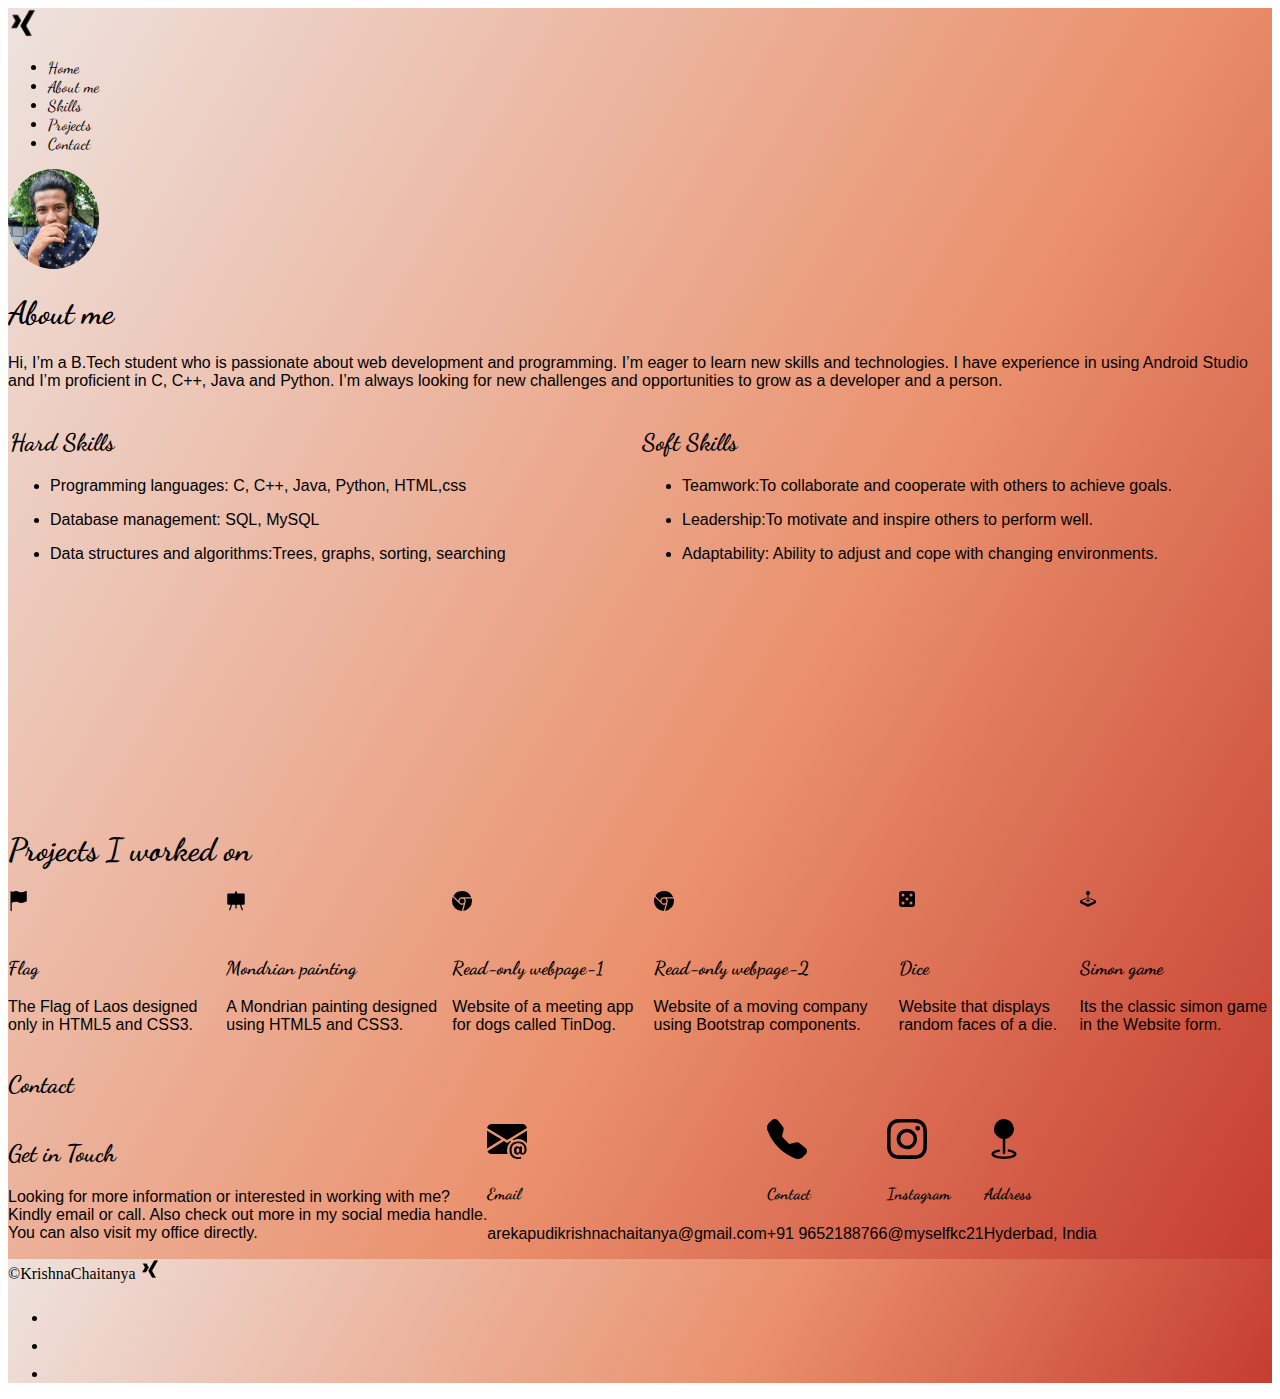
<file: index.html>
<!DOCTYPE html>
<html lang="en">
<head>
    <meta charset="UTF-8">
    <meta http-equiv="X-UA-Compatible" content="IE=edge">
    <meta name="viewport" content="width=device-width, initial-scale=1.0">
    <link rel="stylesheet" href="./style.css">
    <link href="https://cdn.jsdelivr.net/npm/bootstrap@5.3.0/dist/css/bootstrap.min.css" rel="stylesheet" integrity="sha384-9ndCyUaIbzAi2FUVXJi0CjmCapSmO7SnpJef0486qhLnuZ2cdeRhO02iuK6FUUVM" crossorigin="anonymous">
    <link rel="preconnect" href="https://fonts.googleapis.com">
<link rel="preconnect" href="https://fonts.gstatic.com" crossorigin>
<link href="https://fonts.googleapis.com/css2?family=Barlow+Condensed:ital,wght@1,500&family=Dancing+Script&family=Hind+Siliguri:wght@300&family=Lobster&family=Ruluko&display=swap" rel="stylesheet">


    <title>Document</title>
    <style>
        a{
            color: #000;
            text-decoration:none;
        }
    </style>
</head>
<body>
<div class="gradient-background">    
    <header class="p-3 text-bg-light " >
        <div class="d-flex flex-wrap align-items-center justify-content-center justify-content-lg-start fonts">
            <img src="./xing.png" height="30px" width="30px" alt="">
          <ul class="nav col-12 col-lg-auto me-lg-auto mb-2 justify-content-center mb-md-0">
            <li><a href="#" class="nav-link px-2 text-body-emphasis">Home</a></li>
            <li><a href="#Aboutme" class="nav-link px-2 text-body-emphasis">About me</a></li>
            <li><a href="#Skills" class="nav-link px-2 text-body-emphasis">Skills</a></li>
            <li><a href="#hanging-icons" class="nav-link px-2 text-body-emphasis">Projects</a></li>
            <li><a href="#Contact" class="nav-link px-2 text-body-emphasis">Contact</a></li>
          </ul>
        </div>
    </header>



 


      <div class="px-4 py-5 my-5 text-center" id="Aboutme">
       <img src="./WhatsApp Image 2023-06-09 at 20.14.08.jpg" class="profile-img" alt="">
        <h1 class="display-5 fw-bold text-body-emphasis fonts">About me</h1>
        <div class="col-lg-6 mx-auto">
          <p class="lead mb-4 pfonts">Hi, I’m a B.Tech student who is passionate about web development and programming. I’m eager to learn new skills and technologies. I have experience in using Android Studio and I’m proficient in C, C++, Java and Python. I’m always looking for new challenges and opportunities to grow as a developer and a person.</p>
        </div>
      </div>
      
      
      
      
      <div class="container" id="Skills">
      <div class="row skill ">
        <div class="column">
         <h2 class="pb-2 border-bottom fonts text-body-emphasis"> Hard Skills</h2>
         <ul>
            <li><p class="pfonts t">Programming languages: C, C++, Java, Python, HTML,css</p></li>
            <li><p class="pfonts">Database management: SQL, MySQL</p></li>
            <li><p class="pfonts">Data structures and algorithms:Trees, graphs, sorting, searching</p></li>
         </ul>
        
        </div>
        <div class="column" >
         <h2 class="pb-2 border-bottom fonts text-body-emphasis ">Soft Skills</h2>
         <ul>
            <li><p class="pfonts">Teamwork:To collaborate and cooperate with others to achieve goals.</p></li>
            <li><p class="pfonts">Leadership:To motivate and inspire others to perform well. </p></li>
            <li><p class="pfonts">Adaptability: Ability to adjust and cope with changing environments.</p></li>
        </ul>
        </div>
      </div>
      </div>
      



      































      <div class="container px-4 py-5" id="hanging-icons">
        <h1 class="pb-2 border-bottom fonts text-body-emphasis">Projects I worked on</h1>
        <div class="row g-4 py-5 row-cols-1 row-cols-lg-3">
          <div class="col d-flex align-items-start">
            <div class="icon-square text-body-emphasis bg-body-light d-inline-flex align-items-center justify-content-center fs-4 flex-shrink-0 me-3">
                <svg xmlns="http://www.w3.org/2000/svg" width="20" height="20" fill="currentColor" class="bi bi-flag-fill" viewBox="0 0 16 16">
                    <path d="M14.778.085A.5.5 0 0 1 15 .5V8a.5.5 0 0 1-.314.464L14.5 8l.186.464-.003.001-.006.003-.023.009a12.435 12.435 0 0 1-.397.15c-.264.095-.631.223-1.047.35-.816.252-1.879.523-2.71.523-.847 0-1.548-.28-2.158-.525l-.028-.01C7.68 8.71 7.14 8.5 6.5 8.5c-.7 0-1.638.23-2.437.477A19.626 19.626 0 0 0 3 9.342V15.5a.5.5 0 0 1-1 0V.5a.5.5 0 0 1 1 0v.282c.226-.079.496-.17.79-.26C4.606.272 5.67 0 6.5 0c.84 0 1.524.277 2.121.519l.043.018C9.286.788 9.828 1 10.5 1c.7 0 1.638-.23 2.437-.477a19.587 19.587 0 0 0 1.349-.476l.019-.007.004-.002h.001"/>
                  </svg>
            </div>
            <div>
              <h3 class="fs-2 text-body-emphasis fonts"><a href="./7.3 CSS Flag Project/index.html"c>Flag</a></h3>
              <p class="pfonts">The Flag of Laos designed only in HTML5 and CSS3.</p>
            </div>
          </div>
          <div class="col d-flex align-items-start ">
            <div class="icon-square text-body-emphasis bg-body-light d-inline-flex align-items-center justify-content-center fs-4 flex-shrink-0 me-3">
                <svg xmlns="http://www.w3.org/2000/svg" width="20" height="20" fill="currentColor" class="bi bi-easel-fill" viewBox="0 0 16 16">
                    <path d="M8.473.337a.5.5 0 0 0-.946 0L6.954 2H2a1 1 0 0 0-1 1v7a1 1 0 0 0 1 1h1.85l-1.323 3.837a.5.5 0 1 0 .946.326L4.908 11H7.5v2.5a.5.5 0 0 0 1 0V11h2.592l1.435 4.163a.5.5 0 0 0 .946-.326L12.15 11H14a1 1 0 0 0 1-1V3a1 1 0 0 0-1-1H9.046L8.473.337z"/>
                  </svg>
            </div>
            <div>
              <h3 class="fs-2 text-body-emphasis fonts"><a href="./10.3 Mondrian Project/mondrian.html">Mondrian painting</a></h3>
              <p class="pfonts">A Mondrian painting designed using HTML5 and CSS3.</p>
            </div>
          </div>
          <div class="col d-flex align-items-start">
            <div class="icon-square text-body-emphasis bg-body-light d-inline-flex align-items-center justify-content-center fs-4 flex-shrink-0 me-3">
                <svg xmlns="http://www.w3.org/2000/svg" width="20" height="20" fill="currentColor" class="bi bi-browser-chrome" viewBox="0 0 16 16">
                    <path fill-rule="evenodd" d="M16 8a8.001 8.001 0 0 1-7.022 7.94l1.902-7.098a2.995 2.995 0 0 0 .05-1.492A2.977 2.977 0 0 0 10.237 6h5.511A8 8 0 0 1 16 8ZM0 8a8 8 0 0 0 7.927 8l1.426-5.321a2.978 2.978 0 0 1-.723.255 2.979 2.979 0 0 1-1.743-.147 2.986 2.986 0 0 1-1.043-.7L.633 4.876A7.975 7.975 0 0 0 0 8Zm5.004-.167L1.108 3.936A8.003 8.003 0 0 1 15.418 5H8.066a2.979 2.979 0 0 0-1.252.243 2.987 2.987 0 0 0-1.81 2.59ZM8 10a2 2 0 1 0 0-4 2 2 0 0 0 0 4Z"/>
                  </svg>
            </div>
            <div>
              <h3 class="fs-2 text-body-emphasis fonts"><a href="./11.3 TinDog Project/tindog.html">Read-only webpage-1</a></h3>
              <p class="pfonts">Website of a meeting app for dogs called TinDog.</p>
            </div>
          </div>
          <div class="col d-flex align-items-start fonts">
            <div class="icon-square text-body-emphasis bg-body-light d-inline-flex align-items-center justify-content-center fs-4 flex-shrink-0 me-3">
                <svg xmlns="http://www.w3.org/2000/svg" width="20" height="20" fill="currentColor" class="bi bi-browser-chrome" viewBox="0 0 16 16">
                    <path fill-rule="evenodd" d="M16 8a8.001 8.001 0 0 1-7.022 7.94l1.902-7.098a2.995 2.995 0 0 0 .05-1.492A2.977 2.977 0 0 0 10.237 6h5.511A8 8 0 0 1 16 8ZM0 8a8 8 0 0 0 7.927 8l1.426-5.321a2.978 2.978 0 0 1-.723.255 2.979 2.979 0 0 1-1.743-.147 2.986 2.986 0 0 1-1.043-.7L.633 4.876A7.975 7.975 0 0 0 0 8Zm5.004-.167L1.108 3.936A8.003 8.003 0 0 1 15.418 5H8.066a2.979 2.979 0 0 0-1.252.243 2.987 2.987 0 0 0-1.81 2.59ZM8 10a2 2 0 1 0 0-4 2 2 0 0 0 0 4Z"/>
                  </svg>
            </div>
            <div>
              <h3 class="fs-2 text-body-emphasis"><a href="./11.2 Bootstrap Components/movingcomp.html">Read-only webpage-2</a></h3>
              <p class="pfonts">Website of a moving company using Bootstrap components.</p>
            </div>
          </div>


          <div class="col d-flex align-items-start fonts">
            <div class="icon-square text-body-emphasis bg-body-light d-inline-flex align-items-center justify-content-center fs-4 flex-shrink-0 me-3">
              <svg xmlns="http://www.w3.org/2000/svg" width="16" height="16" fill="currentColor" class="bi bi-dice-5-fill" viewBox="0 0 16 16">
                <path d="M3 0a3 3 0 0 0-3 3v10a3 3 0 0 0 3 3h10a3 3 0 0 0 3-3V3a3 3 0 0 0-3-3H3zm2.5 4a1.5 1.5 0 1 1-3 0 1.5 1.5 0 0 1 3 0zm8 0a1.5 1.5 0 1 1-3 0 1.5 1.5 0 0 1 3 0zM12 13.5a1.5 1.5 0 1 1 0-3 1.5 1.5 0 0 1 0 3zM5.5 12a1.5 1.5 0 1 1-3 0 1.5 1.5 0 0 1 3 0zM8 9.5a1.5 1.5 0 1 1 0-3 1.5 1.5 0 0 1 0 3z"/>
              </svg>
            </div>
            <div>
              <h3 class="fs-2 text-body-emphasis"><a href="./Dicee Challenge - Starting Files/dicee.html">Dice</a></h3>
              <p class="pfonts">Website that displays random faces of a die.</p>
            </div>
          </div>

          <div class="col d-flex align-items-start fonts">
            <div class="icon-square text-body-emphasis bg-body-light d-inline-flex align-items-center justify-content-center fs-4 flex-shrink-0 me-3">
              <svg xmlns="http://www.w3.org/2000/svg" width="16" height="16" fill="currentColor" class="bi bi-joystick" viewBox="0 0 16 16">
                <path d="M10 2a2 2 0 0 1-1.5 1.937v5.087c.863.083 1.5.377 1.5.726 0 .414-.895.75-2 .75s-2-.336-2-.75c0-.35.637-.643 1.5-.726V3.937A2 2 0 1 1 10 2z"/>
                <path d="M0 9.665v1.717a1 1 0 0 0 .553.894l6.553 3.277a2 2 0 0 0 1.788 0l6.553-3.277a1 1 0 0 0 .553-.894V9.665c0-.1-.06-.19-.152-.23L9.5 6.715v.993l5.227 2.178a.125.125 0 0 1 .001.23l-5.94 2.546a2 2 0 0 1-1.576 0l-5.94-2.546a.125.125 0 0 1 .001-.23L6.5 7.708l-.013-.988L.152 9.435a.25.25 0 0 0-.152.23z"/>
              </svg>
            </div>
            <div>
              <h3 class="fs-2 text-body-emphasis"><a href="./Simon Game Challenge Starting Files/index.html">Simon game</a></h3>
              <p class="pfonts">Its the classic simon game in the Website form.</p>
            </div>
          </div>
        </div>
      </div>








      <div class="container px-4 py-5" id="Contact">
        <h2 class="pb-2 border-bottom title fonts text-body-emphasis">Contact</h2>
    
        <div class="row row-cols-1 row-cols-md-2 align-items-md-center g-5 py-5">
          <div class="col d-flex flex-column align-items-start gap-2">
            <h2 class="fw-bold text-body-emphasis fonts">Get in Touch</h2>
            <p class="text-body-secondary pfonts">Looking for more information or interested in working with me?<br> Kindly email or call. Also check out more in my social media handle.<br> You can also visit my office directly.</p>
          </div>
    
          <div class="col">
            <div class="row row-cols-1 row-cols-sm-2 g-4">
              <div class="col d-flex flex-column gap-2">
                <div class="feature-icon-small d-inline-flex">
                    <svg xmlns="http://www.w3.org/2000/svg" width="40" height="40" fill="currentColor" class="bi bi-envelope-at-fill" viewBox="0 0 16 16">
                        <path d="M2 2A2 2 0 0 0 .05 3.555L8 8.414l7.95-4.859A2 2 0 0 0 14 2H2Zm-2 9.8V4.698l5.803 3.546L0 11.801Zm6.761-2.97-6.57 4.026A2 2 0 0 0 2 14h6.256A4.493 4.493 0 0 1 8 12.5a4.49 4.49 0 0 1 1.606-3.446l-.367-.225L8 9.586l-1.239-.757ZM16 9.671V4.697l-5.803 3.546.338.208A4.482 4.482 0 0 1 12.5 8c1.414 0 2.675.652 3.5 1.671Z"/>
                        <path d="M15.834 12.244c0 1.168-.577 2.025-1.587 2.025-.503 0-1.002-.228-1.12-.648h-.043c-.118.416-.543.643-1.015.643-.77 0-1.259-.542-1.259-1.434v-.529c0-.844.481-1.4 1.26-1.4.585 0 .87.333.953.63h.03v-.568h.905v2.19c0 .272.18.42.411.42.315 0 .639-.415.639-1.39v-.118c0-1.277-.95-2.326-2.484-2.326h-.04c-1.582 0-2.64 1.067-2.64 2.724v.157c0 1.867 1.237 2.654 2.57 2.654h.045c.507 0 .935-.07 1.18-.18v.731c-.219.1-.643.175-1.237.175h-.044C10.438 16 9 14.82 9 12.646v-.214C9 10.36 10.421 9 12.485 9h.035c2.12 0 3.314 1.43 3.314 3.034v.21Zm-4.04.21v.227c0 .586.227.8.581.8.31 0 .564-.17.564-.743v-.367c0-.516-.275-.708-.572-.708-.346 0-.573.245-.573.791Z"/>
                      </svg>
                </div>
                <h4 class="fw-semibold mb-0  text-body-emphasis fonts" >Email</h4>
                <p class="text-body-secondary pfonts"><a href="https://mail.google.com/mail/u/0/?tab=rm&ogbl#inbox?compose=VpCqJTCprDfZmVlJdGbCWGptdKLJJPxWLrhvTzmzXXbnwMNJfkVTLxzmgvjxSxnFfmwkgGv">arekapudikrishnachaitanya@gmail.com</a></p>
              </div>
    
              <div class="col d-flex flex-column gap-2 mb-4 ">
                <div class="feature-icon-small d-inline-flex">
                    <svg xmlns="http://www.w3.org/2000/svg" width="40" height="40" fill="currentColor" class="bi bi-telephone-fill" viewBox="0 0 16 16">
                        <path fill-rule="evenodd" d="M1.885.511a1.745 1.745 0 0 1 2.61.163L6.29 2.98c.329.423.445.974.315 1.494l-.547 2.19a.678.678 0 0 0 .178.643l2.457 2.457a.678.678 0 0 0 .644.178l2.189-.547a1.745 1.745 0 0 1 1.494.315l2.306 1.794c.829.645.905 1.87.163 2.611l-1.034 1.034c-.74.74-1.846 1.065-2.877.702a18.634 18.634 0 0 1-7.01-4.42 18.634 18.634 0 0 1-4.42-7.009c-.362-1.03-.037-2.137.703-2.877L1.885.511z"/>
                      </svg>
                  </div>
                <h4 class="fw-semibold mb-0 text-body-emphasis fonts">Contact</h4>
                <p class="text-body-secondary pfonts "><a href="tel:9652188766">+91 9652188766</a></p>
              </div>
    
              <div class="col d-flex flex-column gap-2">
                <div class="feature-icon-small d-inline-flex">
                <svg xmlns="http://www.w3.org/2000/svg" width="40" height="40" fill="currentColor" class="bi bi-instagram" viewBox="0 0 16 16">
                        <path d="M8 0C5.829 0 5.556.01 4.703.048 3.85.088 3.269.222 2.76.42a3.917 3.917 0 0 0-1.417.923A3.927 3.927 0 0 0 .42 2.76C.222 3.268.087 3.85.048 4.7.01 5.555 0 5.827 0 8.001c0 2.172.01 2.444.048 3.297.04.852.174 1.433.372 1.942.205.526.478.972.923 1.417.444.445.89.719 1.416.923.51.198 1.09.333 1.942.372C5.555 15.99 5.827 16 8 16s2.444-.01 3.298-.048c.851-.04 1.434-.174 1.943-.372a3.916 3.916 0 0 0 1.416-.923c.445-.445.718-.891.923-1.417.197-.509.332-1.09.372-1.942C15.99 10.445 16 10.173 16 8s-.01-2.445-.048-3.299c-.04-.851-.175-1.433-.372-1.941a3.926 3.926 0 0 0-.923-1.417A3.911 3.911 0 0 0 13.24.42c-.51-.198-1.092-.333-1.943-.372C10.443.01 10.172 0 7.998 0h.003zm-.717 1.442h.718c2.136 0 2.389.007 3.232.046.78.035 1.204.166 1.486.275.373.145.64.319.92.599.28.28.453.546.598.92.11.281.24.705.275 1.485.039.843.047 1.096.047 3.231s-.008 2.389-.047 3.232c-.035.78-.166 1.203-.275 1.485a2.47 2.47 0 0 1-.599.919c-.28.28-.546.453-.92.598-.28.11-.704.24-1.485.276-.843.038-1.096.047-3.232.047s-2.39-.009-3.233-.047c-.78-.036-1.203-.166-1.485-.276a2.478 2.478 0 0 1-.92-.598 2.48 2.48 0 0 1-.6-.92c-.109-.281-.24-.705-.275-1.485-.038-.843-.046-1.096-.046-3.233 0-2.136.008-2.388.046-3.231.036-.78.166-1.204.276-1.486.145-.373.319-.64.599-.92.28-.28.546-.453.92-.598.282-.11.705-.24 1.485-.276.738-.034 1.024-.044 2.515-.045v.002zm4.988 1.328a.96.96 0 1 0 0 1.92.96.96 0 0 0 0-1.92zm-4.27 1.122a4.109 4.109 0 1 0 0 8.217 4.109 4.109 0 0 0 0-8.217zm0 1.441a2.667 2.667 0 1 1 0 5.334 2.667 2.667 0 0 1 0-5.334z"/>
                      </svg>
                  </div>
                <h4 class="fw-semibold mb-0 text-body-emphasis fonts">Instagram</h4>
                <p class="text-body-secondary pfonts"><a href="https://www.instagram.com/myselfkc21/" >@myselfkc21</a></p>
              </div>
    
              <div class="col d-flex flex-column gap-2">
                <div class="feature-icon-small d-inline-flex">
                    <svg xmlns="http://www.w3.org/2000/svg" width="40" height="40" fill="currentColor" class="bi bi-geo-fill" viewBox="0 0 16 16">
                        <path fill-rule="evenodd" d="M4 4a4 4 0 1 1 4.5 3.969V13.5a.5.5 0 0 1-1 0V7.97A4 4 0 0 1 4 3.999zm2.493 8.574a.5.5 0 0 1-.411.575c-.712.118-1.28.295-1.655.493a1.319 1.319 0 0 0-.37.265.301.301 0 0 0-.057.09V14l.002.008a.147.147 0 0 0 .016.033.617.617 0 0 0 .145.15c.165.13.435.27.813.395.751.25 1.82.414 3.024.414s2.273-.163 3.024-.414c.378-.126.648-.265.813-.395a.619.619 0 0 0 .146-.15.148.148 0 0 0 .015-.033L12 14v-.004a.301.301 0 0 0-.057-.09 1.318 1.318 0 0 0-.37-.264c-.376-.198-.943-.375-1.655-.493a.5.5 0 1 1 .164-.986c.77.127 1.452.328 1.957.594C12.5 13 13 13.4 13 14c0 .426-.26.752-.544.977-.29.228-.68.413-1.116.558-.878.293-2.059.465-3.34.465-1.281 0-2.462-.172-3.34-.465-.436-.145-.826-.33-1.116-.558C3.26 14.752 3 14.426 3 14c0-.599.5-1 .961-1.243.505-.266 1.187-.467 1.957-.594a.5.5 0 0 1 .575.411z"/>
                      </svg>
                  </div>
                <h4 class="fw-semibold mb-0 text-body-emphasis fonts">Address</h4>
                <p class="text-body-secondary pfonts"><a href="https://goo.gl/maps/Lpu6JgnHW2ETFQM6A">Hyderbad, India</a></p>
              </div>
            </div>
          </div>
        </div>
      </div>
      
</div>










<footer class="d-flex flex-wrap justify-content-between align-items-center  gradient-background">
    <div class="col-md-4 d-flex align-items-center">
     
      <span class="mb-3 mb-md-0 text-body-secondary">©KrishnaChaitanya</span>
      <a href="/" class="mb-3 me-2 mb-md-0 text-body-secondary text-decoration-none lh-1">
        <img src="./xing.png" width="20px" height="20px" alt="">
      </a>
    </div>

    <ul class="nav col-md-4 justify-content-end list-unstyled d-flex">
      <li class="ms-3"><a class="text-body-secondary" href="#"><svg class="bi" width="24" height="24"><use xlink:href="#twitter"></use></svg></a></li>
      <li class="ms-3"><a class="text-body-secondary" href="#"><svg class="bi" width="24" height="24"><use xlink:href="#instagram"></use></svg></a></li>
      <li class="ms-3"><a class="text-body-secondary" href="#"><svg class="bi" width="24" height="24"><use xlink:href="#facebook"></use></svg></a></li>
    </ul>
  </footer>
</body>
</html>
</file>
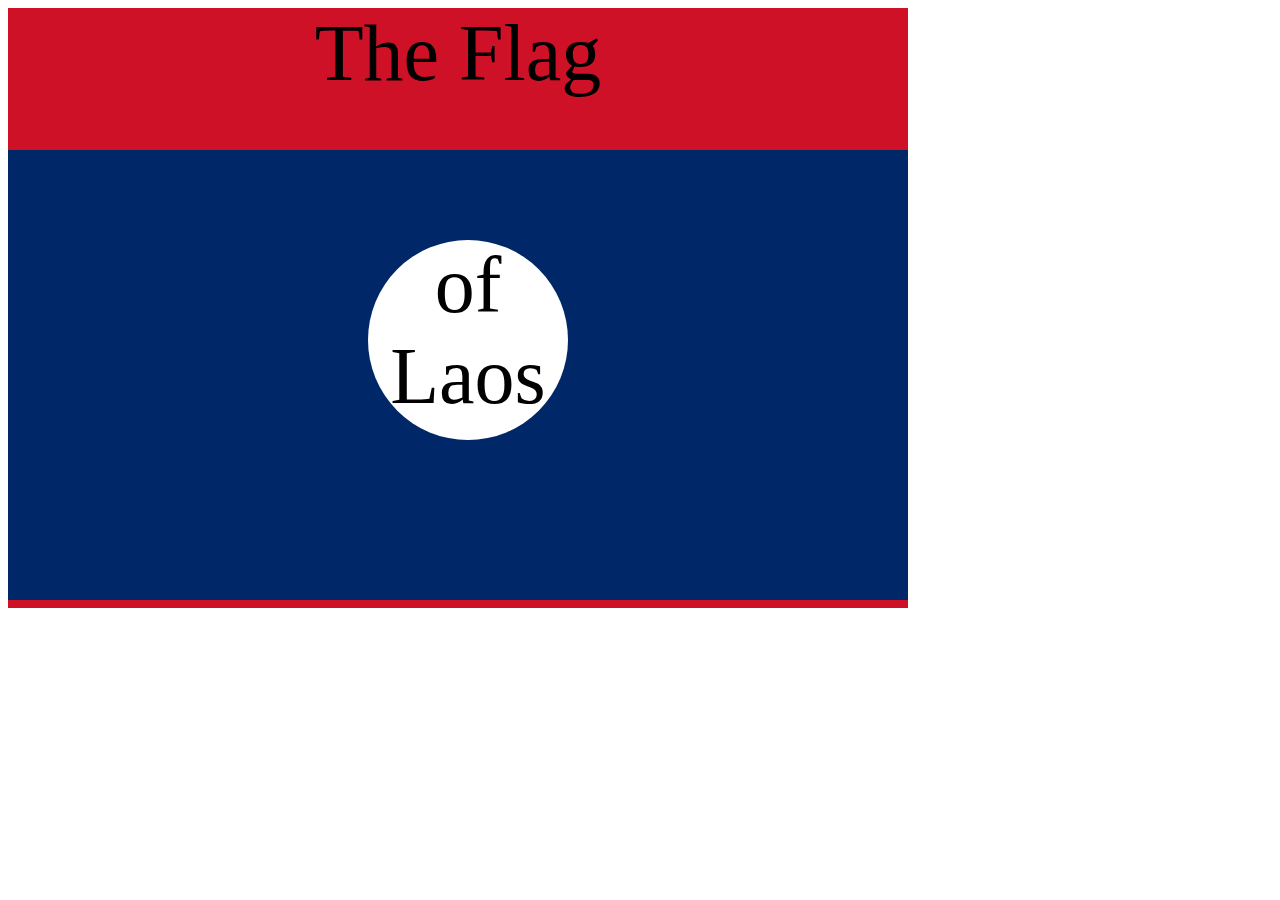
<file: 7.3 CSS Flag Project/index.html>
<!DOCTYPE html>
<html lang="en">

<head>
  <meta charset="UTF-8">
  <title>CSS Flag Project</title>
  <style>
    /* Write your CSS Code here */
    .flag{
      background-color: #CE1126;
      height: 600px;
      width: 900px;
    }

    .flag>div{
      width: 900px;
      height:50%;
      background-color: #002868;
      top:150px;
      bottom: 25%;
      position: absolute;
    }

    .flag>div>div{
      width: 200px;
      height: 200px;
      background-color: white;
      border-radius: 50%;
      top: 20%;
      left: 40%;
      position: absolute;
      color: rgb(1, 1, 1);
      text-align: center;
      
     
    }
    p{
      font-size: 5rem;
      text-align: center;
      padding: 0;
      margin: 0;
    }

    
    
  </style>
</head>

<!-- 
  IMPORTANT! Do not change any HTML
Don't add any classes/ids/elements 
Use what you know about combining selectors 
and CSS specificity instead.
Hint 1: The flag is 900px by 600px and the circle is 200px by 200px.
Hint 2: You can use CSS inspection to get the colors from
https://appbrewery.github.io/flag-of-laos/
-->

<body>
  <div class="flag">
    <p>The Flag</p>
    <div>
      <div>
        <p>of Laos</p>
      </div>
    </div>
  </div>
</body>

</html>
</file>
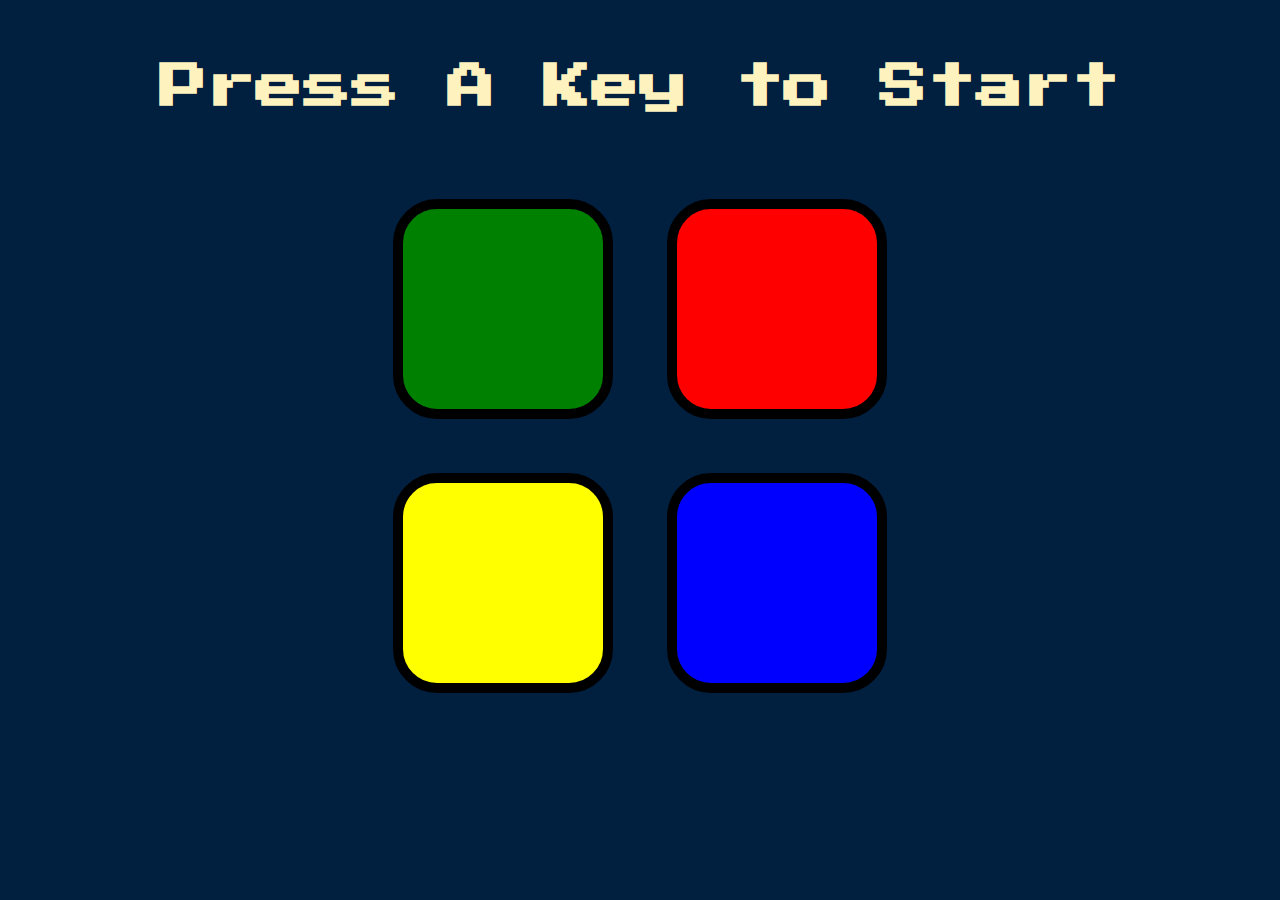
<file: Simon Game Challenge Starting Files/index.html>
<!DOCTYPE html>
<html lang="en" dir="ltr">

<head>
  <meta charset="utf-8">
  <title>Simon</title>
  <link rel="stylesheet" href="styles.css">
  <link href="https://fonts.googleapis.com/css?family=Press+Start+2P" rel="stylesheet">
</head>

<body>
  <h1 id="level-title">Press A Key to Start</h1>
  <div class="container">
    <div lass="row">

      <div type="button" id="green" class="btn green">

      </div>

      <div type="button" id="red" class="btn red">

      </div>
    </div>

    <div class="row">

      <div type="button" id="yellow" class="btn yellow">

      </div>
      <div type="button" id="blue" class="btn blue">

      </div>

    </div>

  </div>

 
  <script src="https://ajax.googleapis.com/ajax/libs/jquery/3.3.1/jquery.min.js"></script>
  <script src="index.js" charset="utf-8"></script>
</body>

</html>
</file>
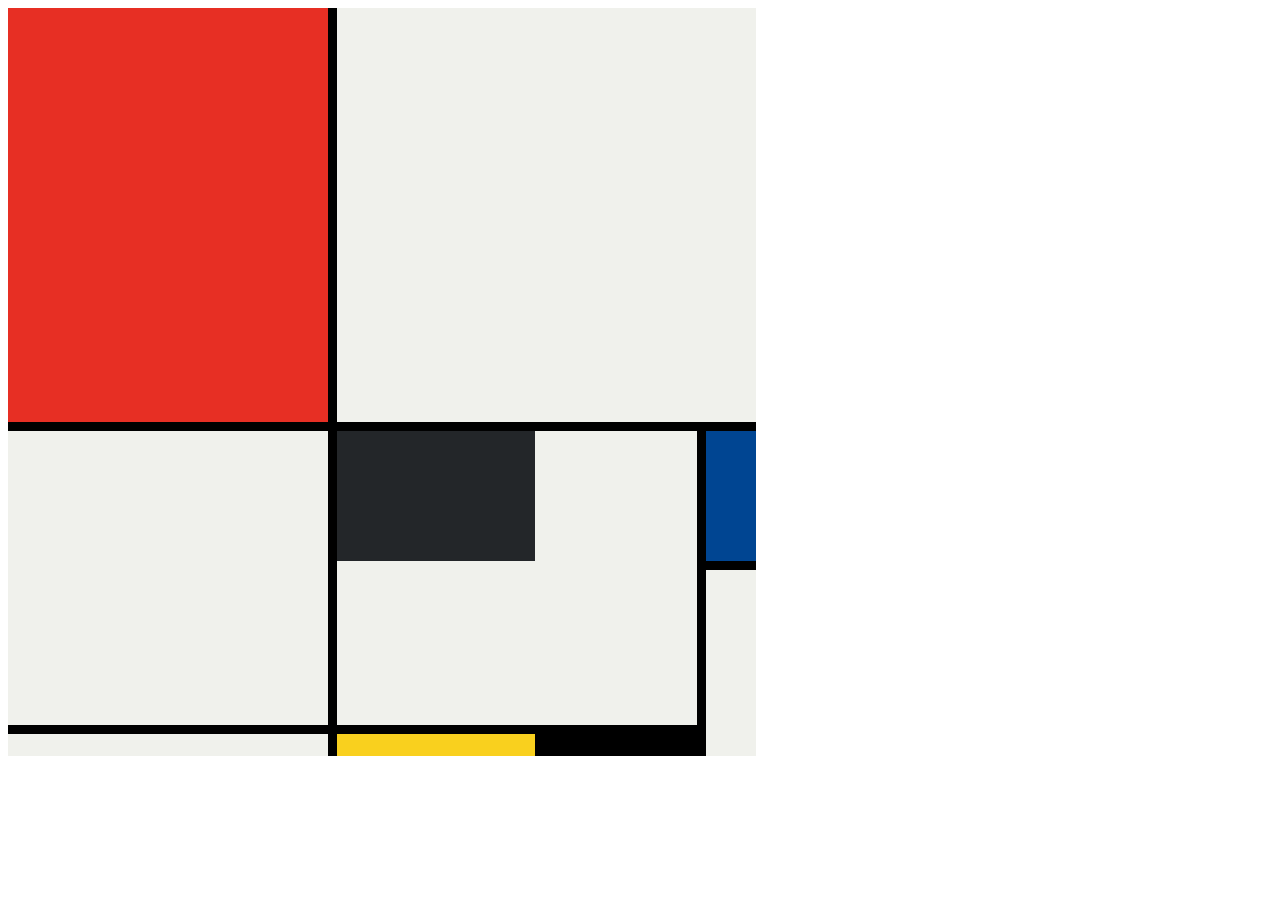
<file: 10.3 Mondrian Project/mondrian.html>
<!DOCTYPE html>
<html lang="en">

<head>
  <meta charset="UTF-8">
  <meta name="viewport" content="width=device-width, initial-scale=1.0">
  <title>Mondrian Project</title>
  <style>
    /* 
    Write your CSS here 
    Gap Colour: #000
    White: #F0F1EC
    Red:
    Black:
    Blue: 2
    Yellow: 

    For dimensions, see dimensions.png image.
    HINT: Remember you can't change the properties of grid lines.
    But grid lines are transparent!
    */
  

    .container {
      height: 748px;
      width: 748px;
      display: grid;
      background-color: #000;
      grid-template-columns: 320px 198px 153px 50px;
      grid-template-rows: 414px 130px 155px 22px;
      gap: 9px;
    }
    .red{
      background-color: #E72F24 ;
    }
    .white1{
      grid-column: span 3;
      background-color:  #F0F1EC;
    }
    .white2{
      grid-area:2/1/4/2 ;
      background-color:  #F0F1EC;
    }
    .white3{
      grid-area: 2/2/4/4;
      background-color: #F0F1EC;
    }
    .blue{
      grid-area: 2/4/3/5;
      background-color: #004592;
    }
    .white4{
      grid-area: 3/4/5/5;
      background-color:  #F0F1EC;
    }
    .white5{
      grid-area: 5/1/4/2;
      background-color:  #F0F1EC;
    }
    .yellow{
      
      background-color:#F9D01E;
    }
    .black{
      grid-area: 2/3/3/2;
      background-color: #232629;
    }
  </style>
</head>
<div class="container">
  <div class="item red"></div>
  <div class="item white1"></div>
  <div class="item white2"></div>
  <div class="item white3"></div>

  <div class="item blue"></div>
  <div class="item white4"></div>

  <div class="item white5"></div>
  <div class="item yellow"></div>
  <div class="item black"></div>
</div>

<body>
  <!-- Write your HTML here -->
</body>

</html>
</file>
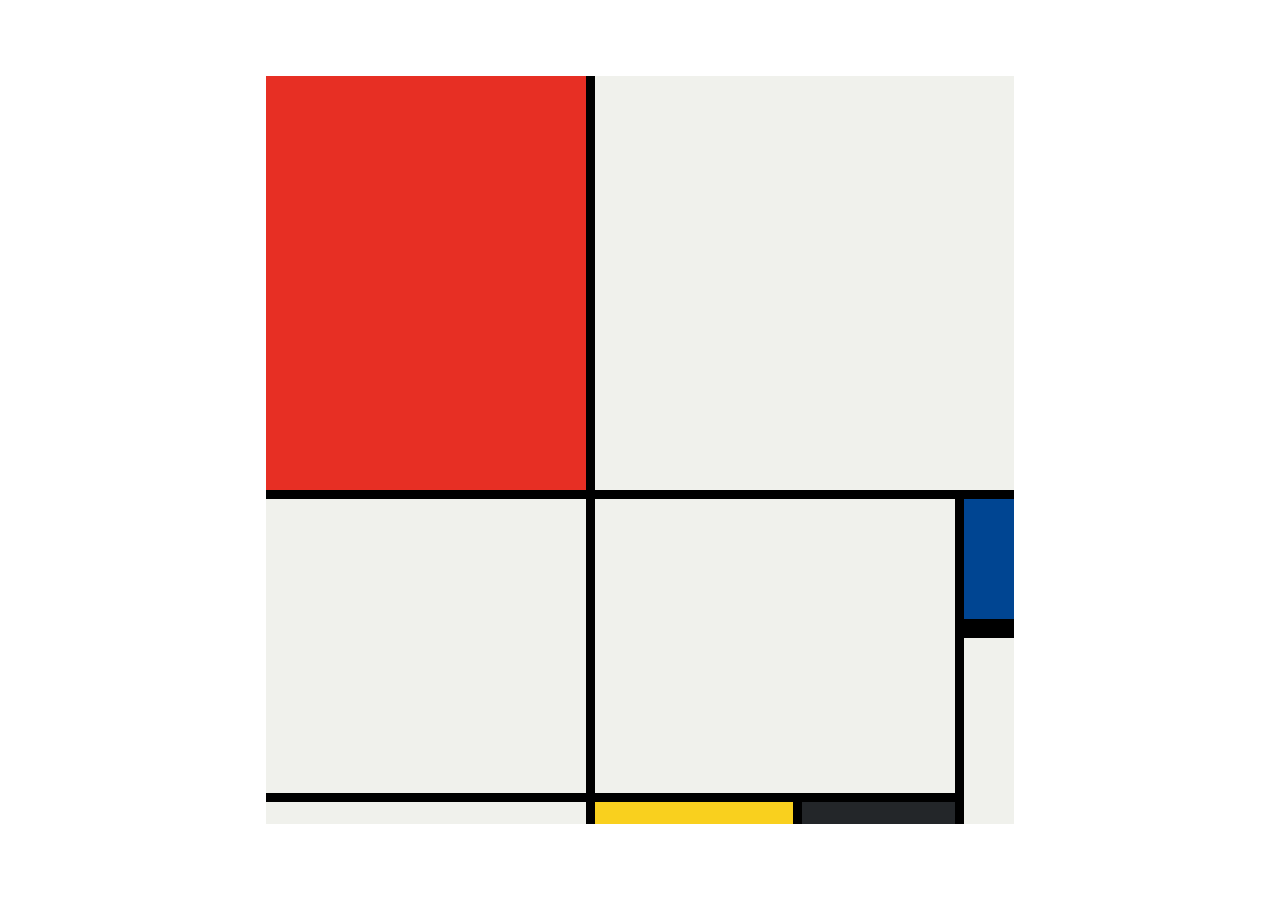
<file: 10.3 Mondrian Project/solution.html>
<!DOCTYPE html>
<html lang="en">

<head>
  <meta charset="UTF-8">
  <meta name="viewport" content="width=device-width, initial-scale=1.0">
  <title>Mondrian Project</title>
  <style>
    /* 
    Write your CSS here 
    Line Colour: #000
    White: #F0F1EC
    Red: #E72F24
    Black: #232629
    Blue: #004592
    Yellow: #F9D01E
    */
    body {
      display: flex;
      justify-content: center;
      align-items: center;
      height: 100vh;
      margin: 0;
      padding: 0;
    }

    .container {
      height: 748px;
      width: 748px;
      display: grid;
      background-color: #000;
      grid-template-columns: 320px 198px 153px 50px;
      grid-template-rows: 414px 130px 155px 22px;
      gap: 9px;
    }

    .item {
      background-color: #F0F1EC;
    }

    .red {
      background-color: #E72F24;
    }

    .white1 {
      grid-column: span 3;
    }

    .white2 {
      grid-row: span 2;
    }

    .white3 {
      grid-area: 2 / 2 / 4 /4
    }

    .blue {
      background-color: #004592;
      border-bottom: 10px solid #000;
    }

    .white4 {
      grid-row: span 2;
    }

    .yellow {
      background-color: #F9D01E;
    }

    .black {
      background-color: #232629;
    }
  </style>
</head>

<body>
  <!-- Write your HTML here -->

  <div class="container">
    <div class="item red"></div>
    <div class="item white1"></div>
    <div class="item white2"></div>
    <div class="item white3"></div>

    <div class="item blue"></div>
    <div class="item white4"></div>

    <div class="item"></div>
    <div class="item yellow"></div>
    <div class="item black"></div>
  </div>
</body>

</html>
</file>
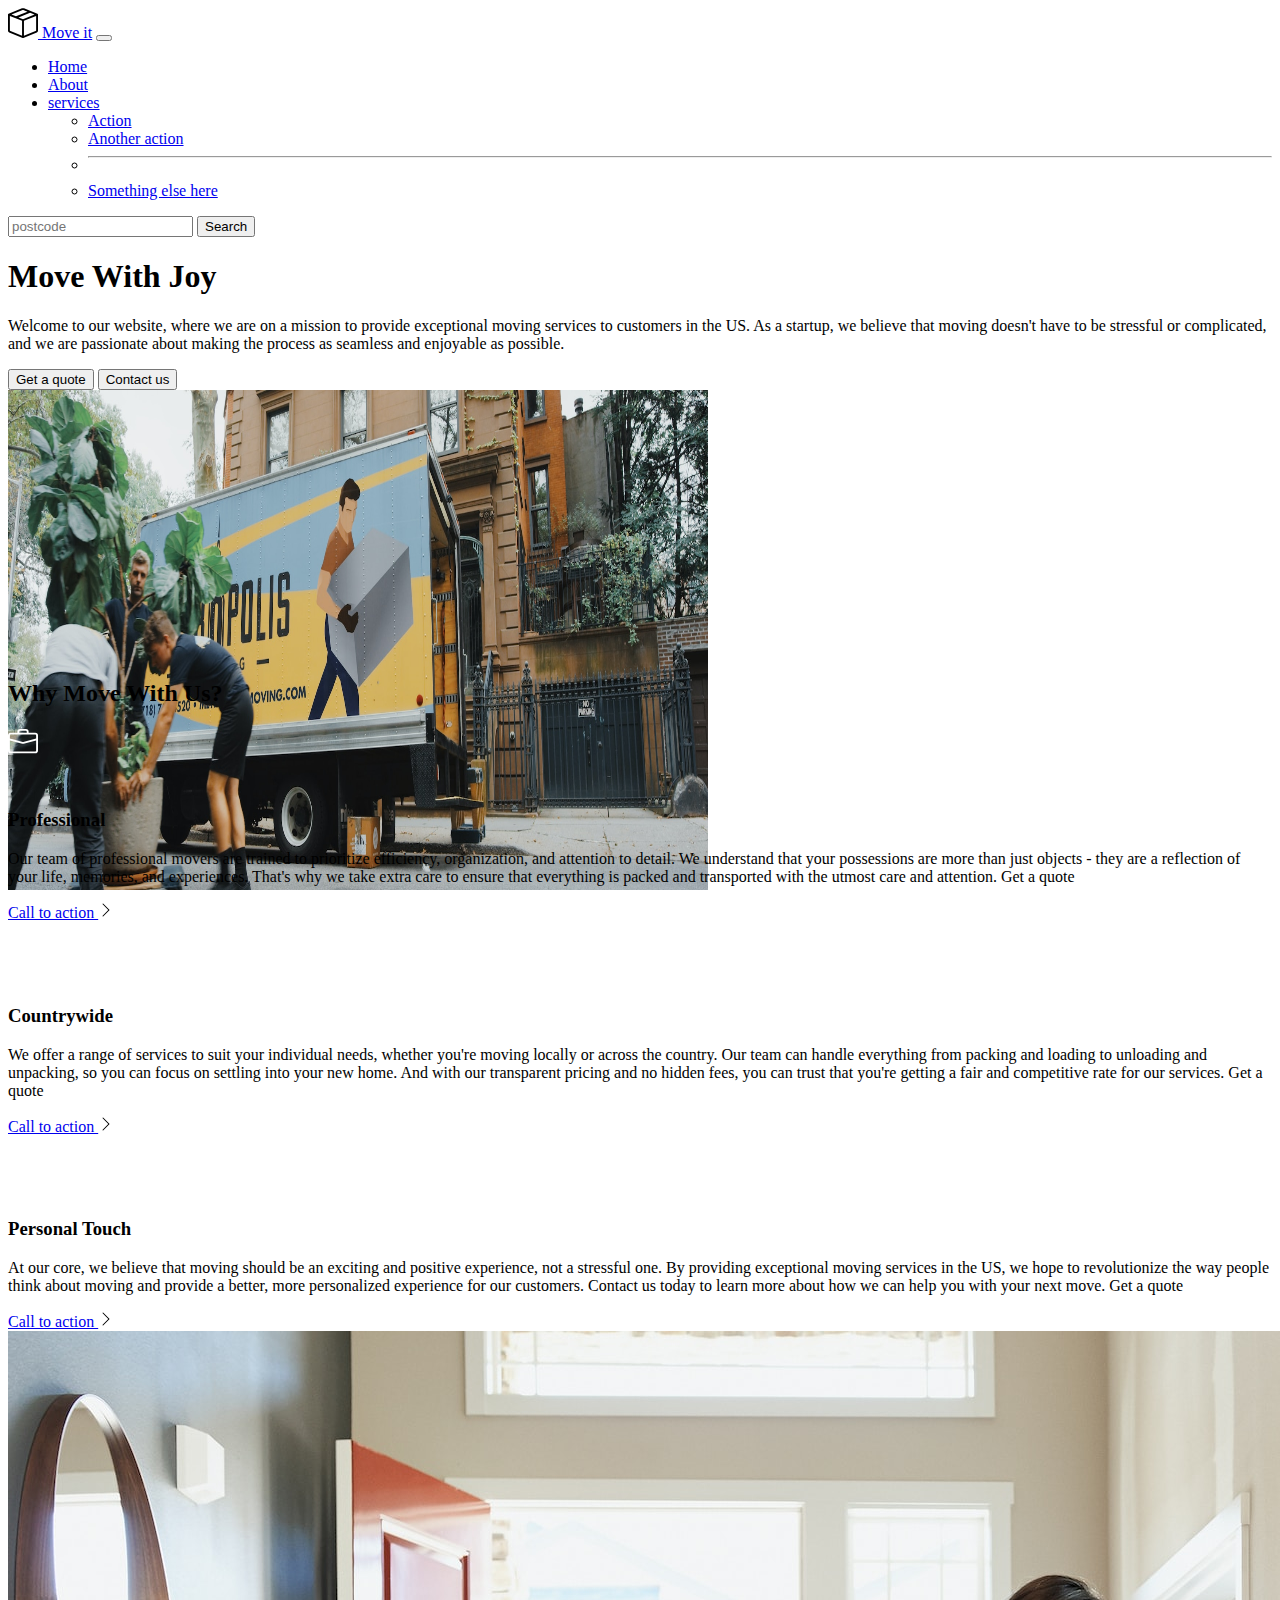
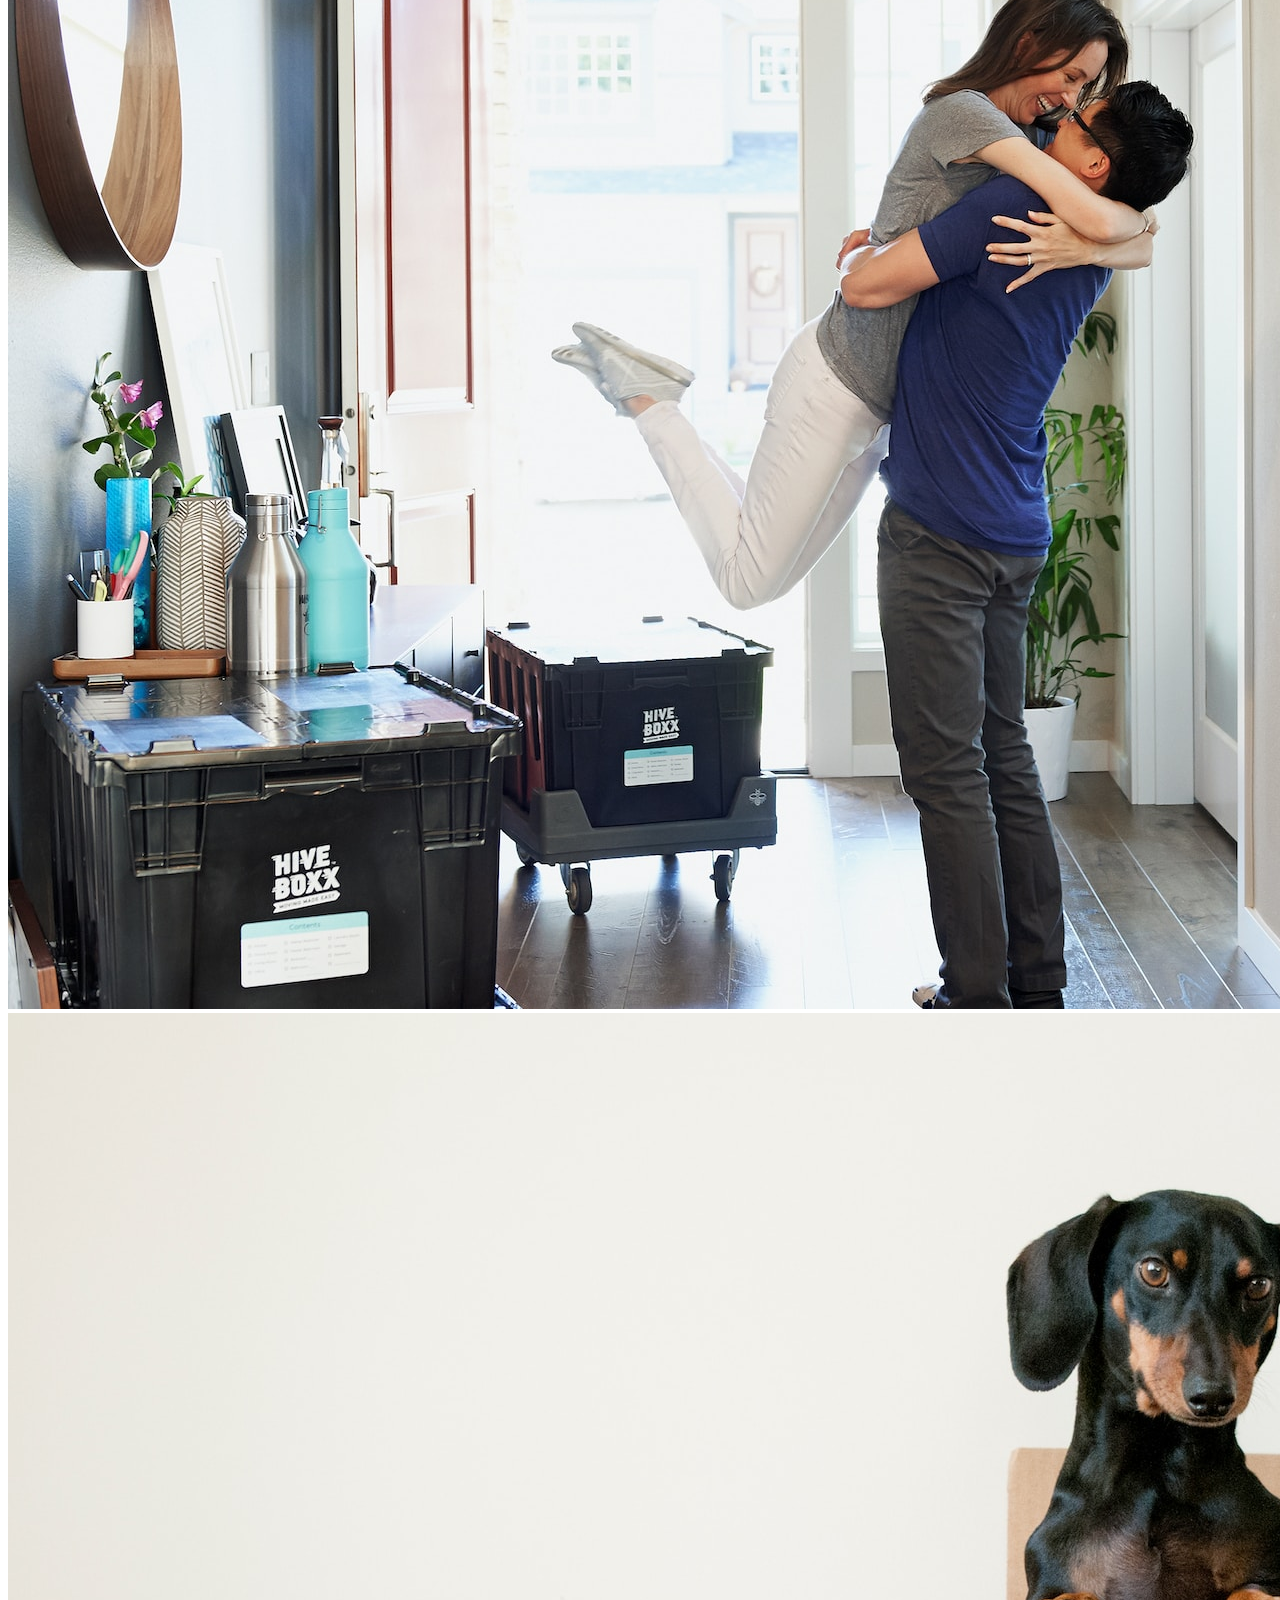
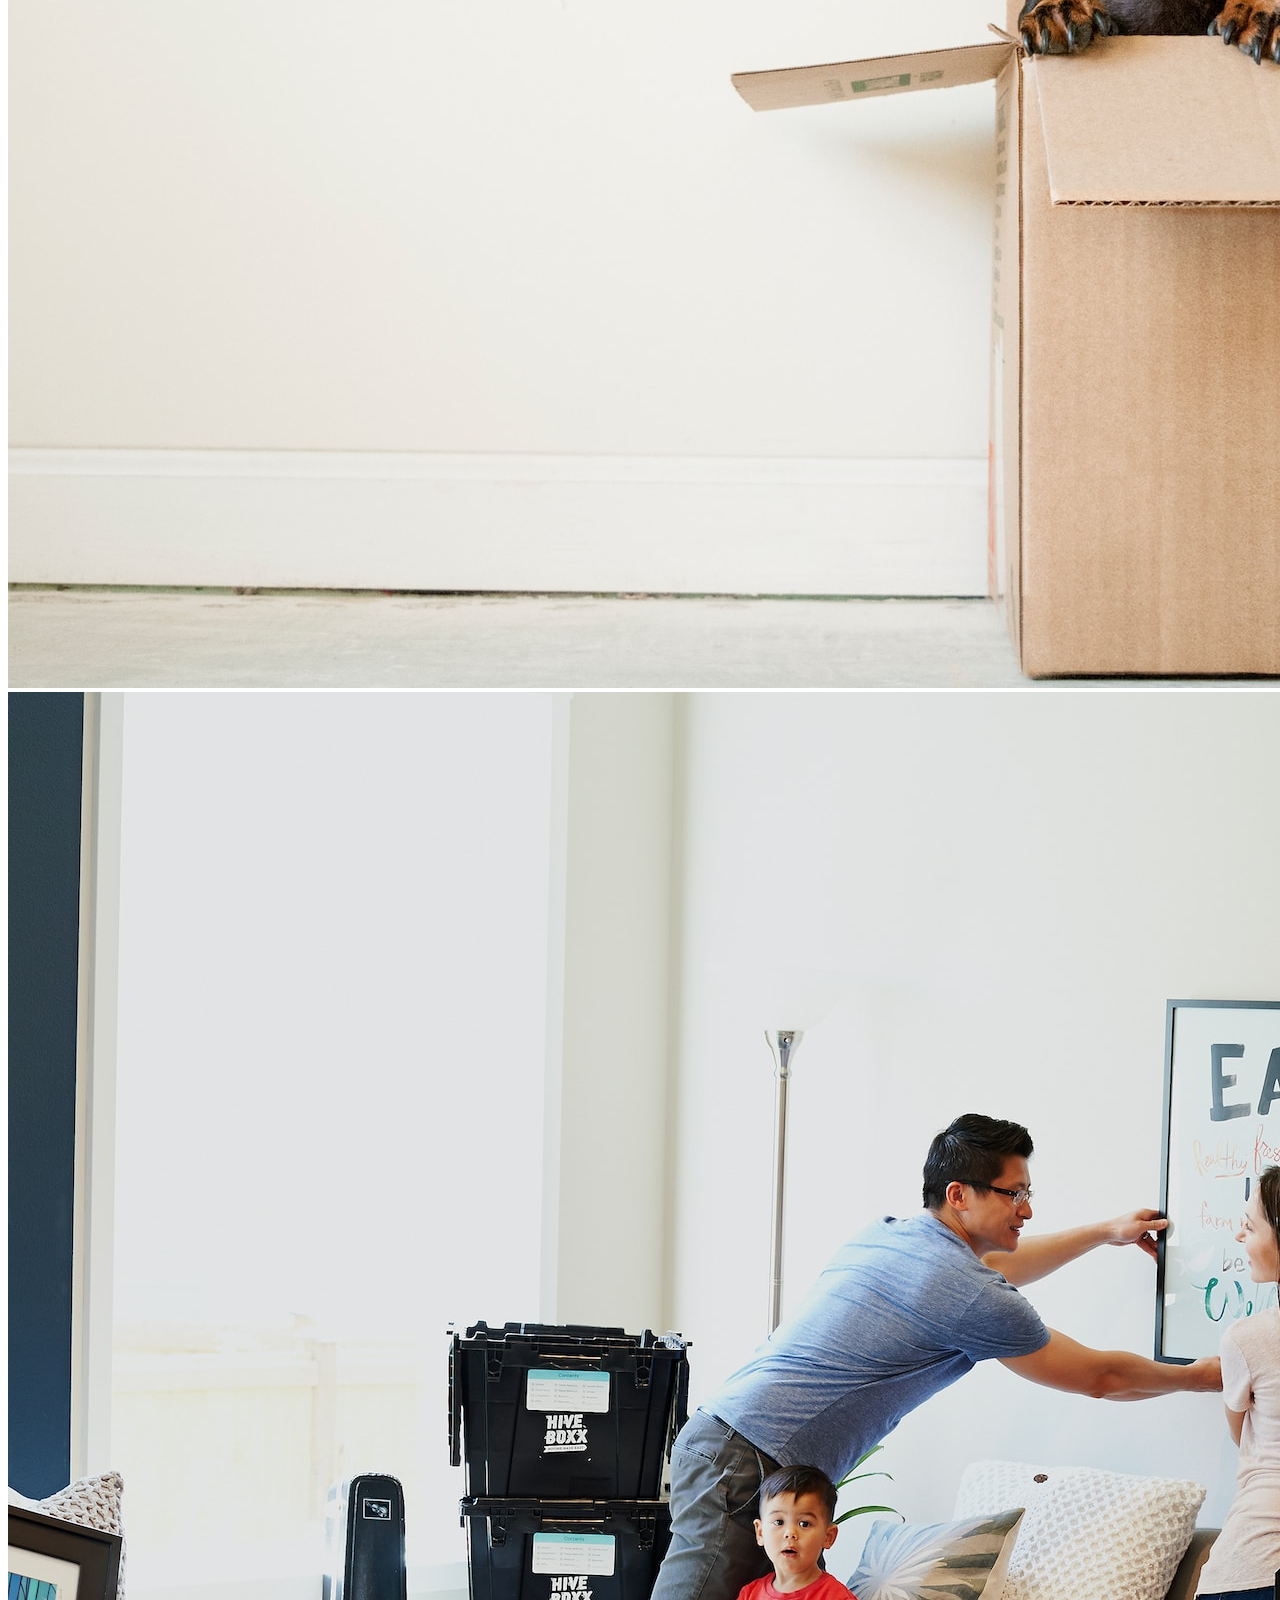
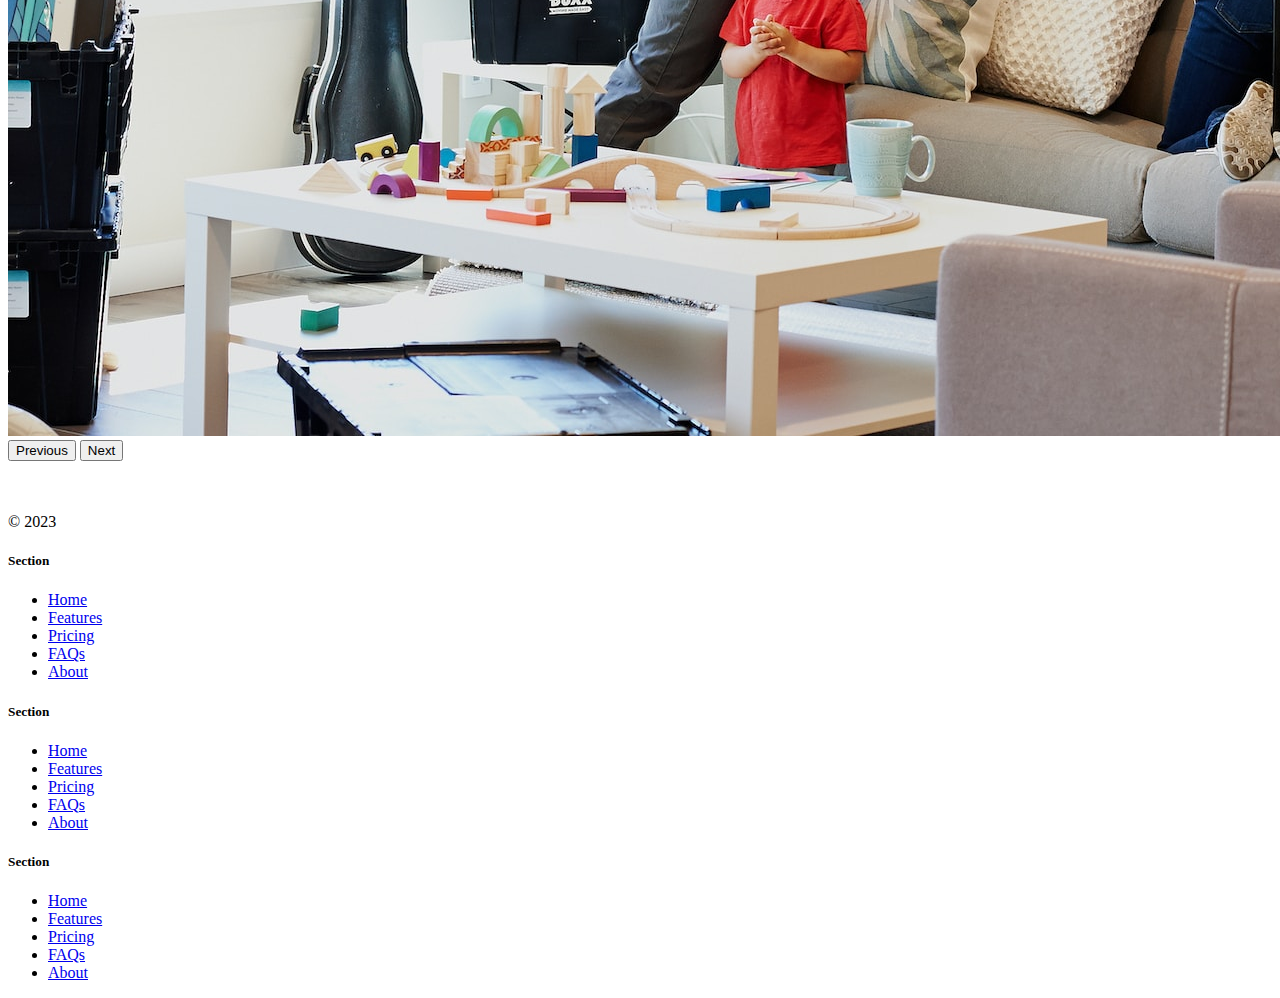
<file: 11.2 Bootstrap Components/movingcomp.html>
<!DOCTYPE html>
<html lang="en" >

<head>
  <meta charset="UTF-8">
  <meta name="viewport" content="width=device-width, initial-scale=1.0">
  <title>Bootstrap Components</title>
  <link href="https://cdn.jsdelivr.net/npm/bootstrap@5.3.0-alpha2/dist/css/bootstrap.min.css" rel="stylesheet"
    integrity="sha384-aFq/bzH65dt+w6FI2ooMVUpc+21e0SRygnTpmBvdBgSdnuTN7QbdgL+OapgHtvPp" crossorigin="anonymous">
  <style>
.feature-icon {
    width: 4rem;
    height: 4rem;
    border-radius: 0.75rem;
}

  </style>
</head>

<body>
  <nav class="navbar navbar-expand-lg bg-body-tertiary">
    <div class="container-fluid">
      <a class="navbar-brand" href="#"><img src="./box-seam.svg" height="30px" alt="box"> Move it</a>
      <button class="navbar-toggler" type="button" data-bs-toggle="collapse" data-bs-target="#navbarScroll" aria-controls="navbarScroll" aria-expanded="false" aria-label="Toggle navigation">
        <span class="navbar-toggler-icon"></span>
      </button>
      <div class="collapse navbar-collapse" id="navbarScroll">
        <ul class="navbar-nav me-auto my-2 my-lg-0 navbar-nav-scroll" style="--bs-scroll-height: 100px;">
          <li class="nav-item">
            <a class="nav-link active" aria-current="page" href="#">Home</a>
          </li>
          <li class="nav-item">
            <a class="nav-link" href="#">About</a>
          </li>
          <li class="nav-item dropdown">
            <a class="nav-link dropdown-toggle" href="#" role="button" data-bs-toggle="dropdown" aria-expanded="false">
              services
            </a>
            <ul class="dropdown-menu">
              <li><a class="dropdown-item" href="#">Action</a></li>
              <li><a class="dropdown-item" href="#">Another action</a></li>
              <li><hr class="dropdown-divider"></li>
              <li><a class="dropdown-item" href="#">Something else here</a></li>
            </ul>
          </li>
        </ul>
        <form class="d-flex" role="search">
          <input class="form-control me-2" type="search" placeholder="postcode" aria-label="Search">
          <button class="btn btn-outline-success" type="submit">Search</button>
        </form>
      </div>
    </div>
  </nav>
  <script src="https://cdn.jsdelivr.net/npm/bootstrap@5.3.0/dist/js/bootstrap.bundle.min.js" integrity="sha384-geWF76RCwLtnZ8qwWowPQNguL3RmwHVBC9FhGdlKrxdiJJigb/j/68SIy3Te4Bkz" crossorigin="anonymous"></script>
  <div class="px-4 pt-5 my-5 text-center border-bottom">
    <h1 class="display-4 fw-bold text-body-emphasis">Move With Joy</h1>
    <div class="col-lg-6 mx-auto">
      <p class="lead mb-4">Welcome to our website, where we are on a mission to provide exceptional moving services to customers in the US. As a startup, we believe that moving doesn't have to be stressful or complicated, and we are passionate about making the process as seamless and enjoyable as possible.

      </p>
      <div class="d-grid gap-2 d-sm-flex justify-content-sm-center mb-5">
        <button type="button" class="btn btn-primary btn-lg px-4 me-sm-3">Get a quote</button>
        <button type="button" class="btn btn-outline-secondary btn-lg px-4">Contact us</button>
      </div>
    </div>
    <div class="overflow-hidden" style="max-height: 30vh;">
      <div class="container px-5">
        <img src="./moving-van.jpg" class="img-fluid border rounded-3 shadow-lg mb-4" alt="Example image" width="700" height="500" loading="lazy">
      </div>
    </div>
  </div>
  <div class="container px-4 py-5" id="featured-3">
    <h2 class="pb-2 border-bottom">Why Move With Us?</h2>
    <div class="row g-4 py-5 row-cols-1 row-cols-lg-3">
      <div class="feature col">
        <div class="feature-icon d-inline-flex align-items-center justify-content-center text-bg-primary bg-gradient fs-2 mb-3">
          <img src="./briefcase.svg" alt="briefcase" height="30">
        </div>
        <h3 class="fs-2 text-body-emphasis">Professional</h3>
        <p>Our team of professional movers are trained to prioritize efficiency, organization, and attention to detail. We understand that your possessions are more than just objects - they are a reflection of your life, memories, and experiences. That's why we take extra care to ensure that everything is packed and transported with the utmost care and attention.
          Get a quote</p>
        <a href="#" class="icon-link">
          Call to action
          <img src="./chevron-right.svg" alt="">
        </a>
      </div>
      <div class="feature col">
        <div class="feature-icon d-inline-flex align-items-center justify-content-center text-bg-primary bg-gradient fs-2 mb-3">
          <img src="./bus-front.svg" height="30px" alt="bus">
        </div>
        <h3 class="fs-2 text-body-emphasis">Countrywide</h3>
        <p>We offer a range of services to suit your individual needs, whether you're moving locally or across the country. Our team can handle everything from packing and loading to unloading and unpacking, so you can focus on settling into your new home. And with our transparent pricing and no hidden fees, you can trust that you're getting a fair and competitive rate for our services.
          Get a quote
          </p>
        <a href="#" class="icon-link">
          Call to action
          <img src="./chevron-right.svg" alt="">
        </a>
      </div>
      <div class="feature col">
        <div class="feature-icon d-inline-flex align-items-center justify-content-center text-bg-primary bg-gradient fs-2 mb-3">
          <img src="./chat-square-heart.svg" height="30px" alt="">
        </div>
        <h3 class="fs-2 text-body-emphasis">Personal Touch</h3>
        <p>At our core, we believe that moving should be an exciting and positive experience, not a stressful one. By providing exceptional moving services in the US, we hope to revolutionize the way people think about moving and provide a better, more personalized experience for our customers. Contact us today to learn more about how we can help you with your next move.
          Get a quote</p>
        <a href="#" class="icon-link">
          Call to action
          <img src="./chevron-right.svg" alt="">
        </a>
      </div>
    </div>
  </div>
<div class="container">
  <div id="carouselExampleAutoplaying" class="carousel slide" data-bs-ride="carousel">
    <div class="carousel-inner">
      <div class="carousel-item active">
        <img src="./couple.jpg" class="d-block w-100" alt="...">
      </div>
      <div class="carousel-item">
        <img src="./dog.jpg" class="d-block w-100" alt="...">
      </div>
      <div class="carousel-item">
        <img src="./family.jpg" class="d-block w-100" alt="...">
      </div>
    </div>
    <button class="carousel-control-prev" type="button" data-bs-target="#carouselExampleAutoplaying" data-bs-slide="prev">
      <span class="carousel-control-prev-icon" aria-hidden="true"></span>
      <span class="visually-hidden">Previous</span>
    </button>
    <button class="carousel-control-next" type="button" data-bs-target="#carouselExampleAutoplaying" data-bs-slide="next">
      <span class="carousel-control-next-icon" aria-hidden="true"></span>
      <span class="visually-hidden">Next</span>
    </button>
  </div>
</div>
<div class="container">
  <footer class="row row-cols-1 row-cols-sm-2 row-cols-md-5 py-5 my-5 border-top">
    <div class="col mb-3">
      <a href="/" class="d-flex align-items-center mb-3 link-body-emphasis text-decoration-none">
        <svg class="bi me-2" width="40" height="32"><use xlink:href="#bootstrap"></use></svg>
      </a>
      <p class="text-body-secondary">© 2023</p>
    </div>

    <div class="col mb-3">

    </div>

    <div class="col mb-3">
      <h5>Section</h5>
      <ul class="nav flex-column">
        <li class="nav-item mb-2"><a href="#" class="nav-link p-0 text-body-secondary">Home</a></li>
        <li class="nav-item mb-2"><a href="#" class="nav-link p-0 text-body-secondary">Features</a></li>
        <li class="nav-item mb-2"><a href="#" class="nav-link p-0 text-body-secondary">Pricing</a></li>
        <li class="nav-item mb-2"><a href="#" class="nav-link p-0 text-body-secondary">FAQs</a></li>
        <li class="nav-item mb-2"><a href="#" class="nav-link p-0 text-body-secondary">About</a></li>
      </ul>
    </div>

    <div class="col mb-3">
      <h5>Section</h5>
      <ul class="nav flex-column">
        <li class="nav-item mb-2"><a href="#" class="nav-link p-0 text-body-secondary">Home</a></li>
        <li class="nav-item mb-2"><a href="#" class="nav-link p-0 text-body-secondary">Features</a></li>
        <li class="nav-item mb-2"><a href="#" class="nav-link p-0 text-body-secondary">Pricing</a></li>
        <li class="nav-item mb-2"><a href="#" class="nav-link p-0 text-body-secondary">FAQs</a></li>
        <li class="nav-item mb-2"><a href="#" class="nav-link p-0 text-body-secondary">About</a></li>
      </ul>
    </div>

    <div class="col mb-3">
      <h5>Section</h5>
      <ul class="nav flex-column">
        <li class="nav-item mb-2"><a href="#" class="nav-link p-0 text-body-secondary">Home</a></li>
        <li class="nav-item mb-2"><a href="#" class="nav-link p-0 text-body-secondary">Features</a></li>
        <li class="nav-item mb-2"><a href="#" class="nav-link p-0 text-body-secondary">Pricing</a></li>
        <li class="nav-item mb-2"><a href="#" class="nav-link p-0 text-body-secondary">FAQs</a></li>
        <li class="nav-item mb-2"><a href="#" class="nav-link p-0 text-body-secondary">About</a></li>
      </ul>
    </div>
  </footer>
</div>
</body>

</html>
</file>
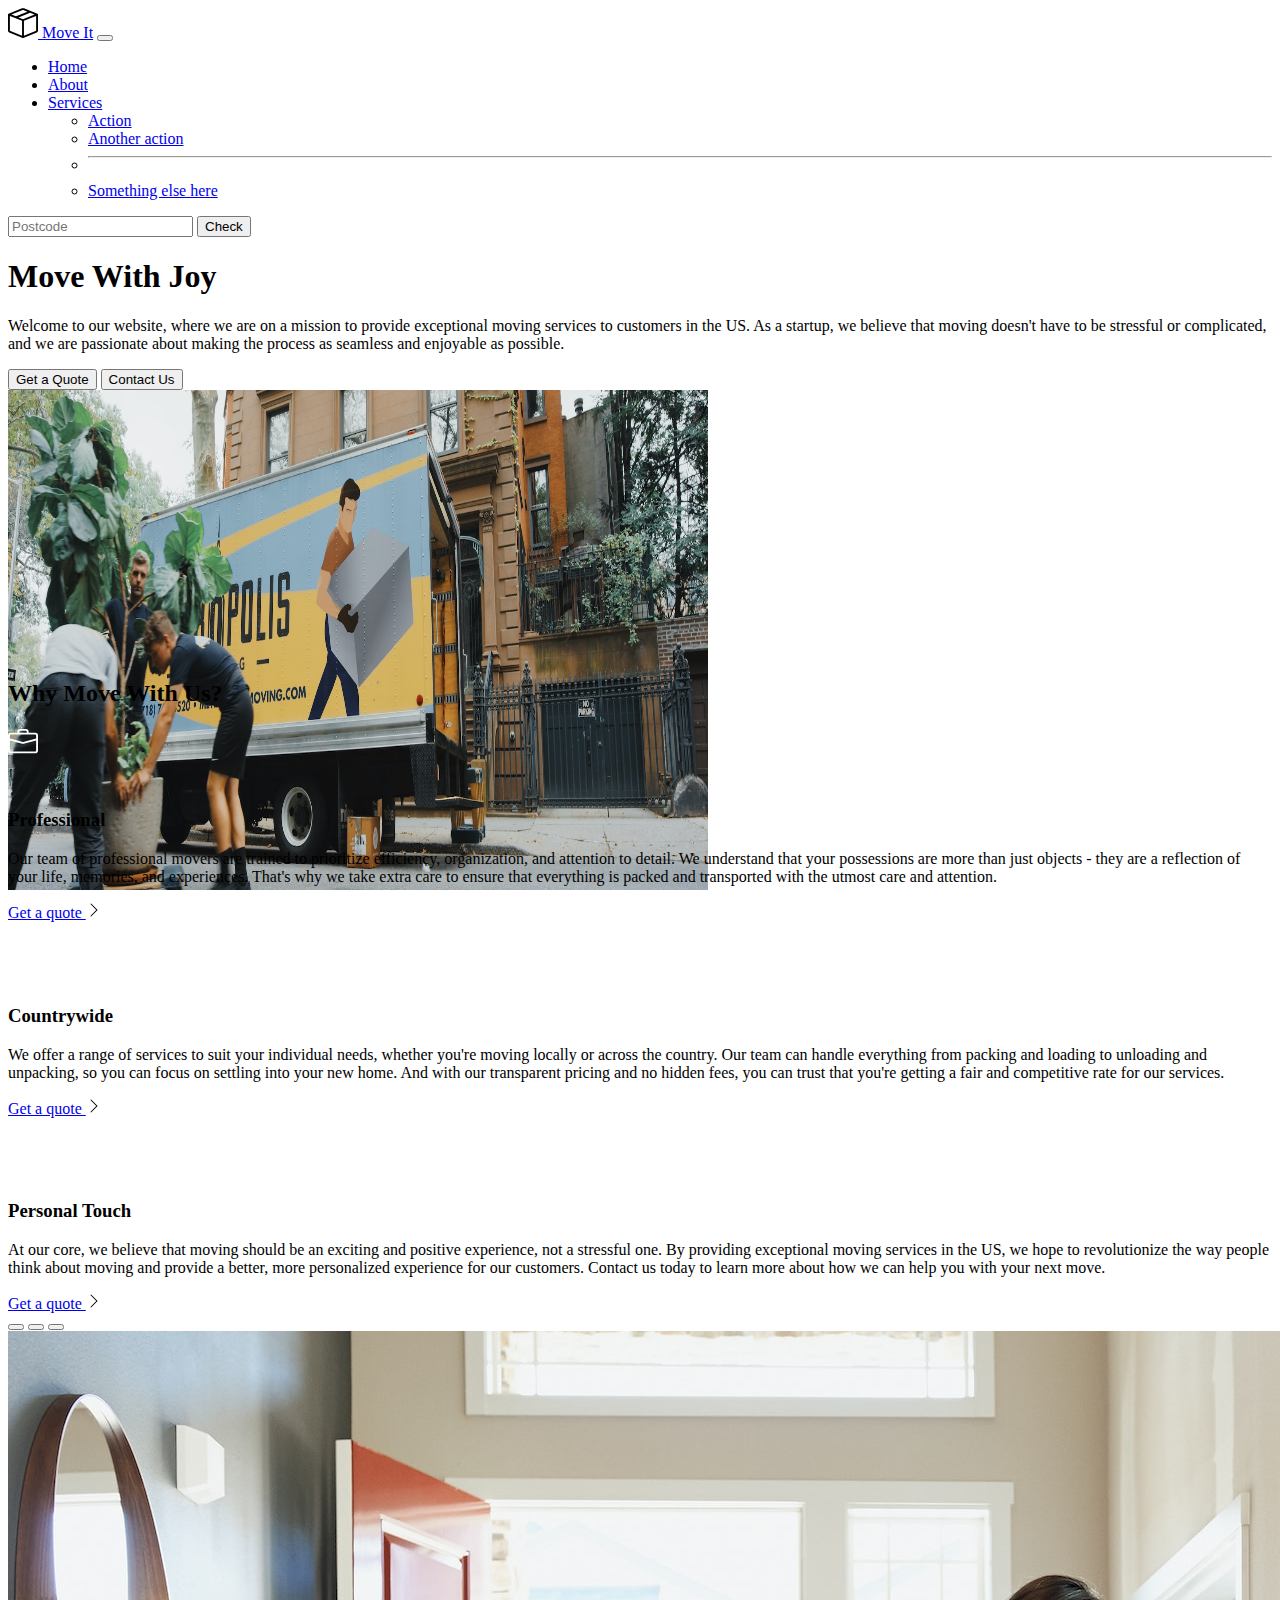
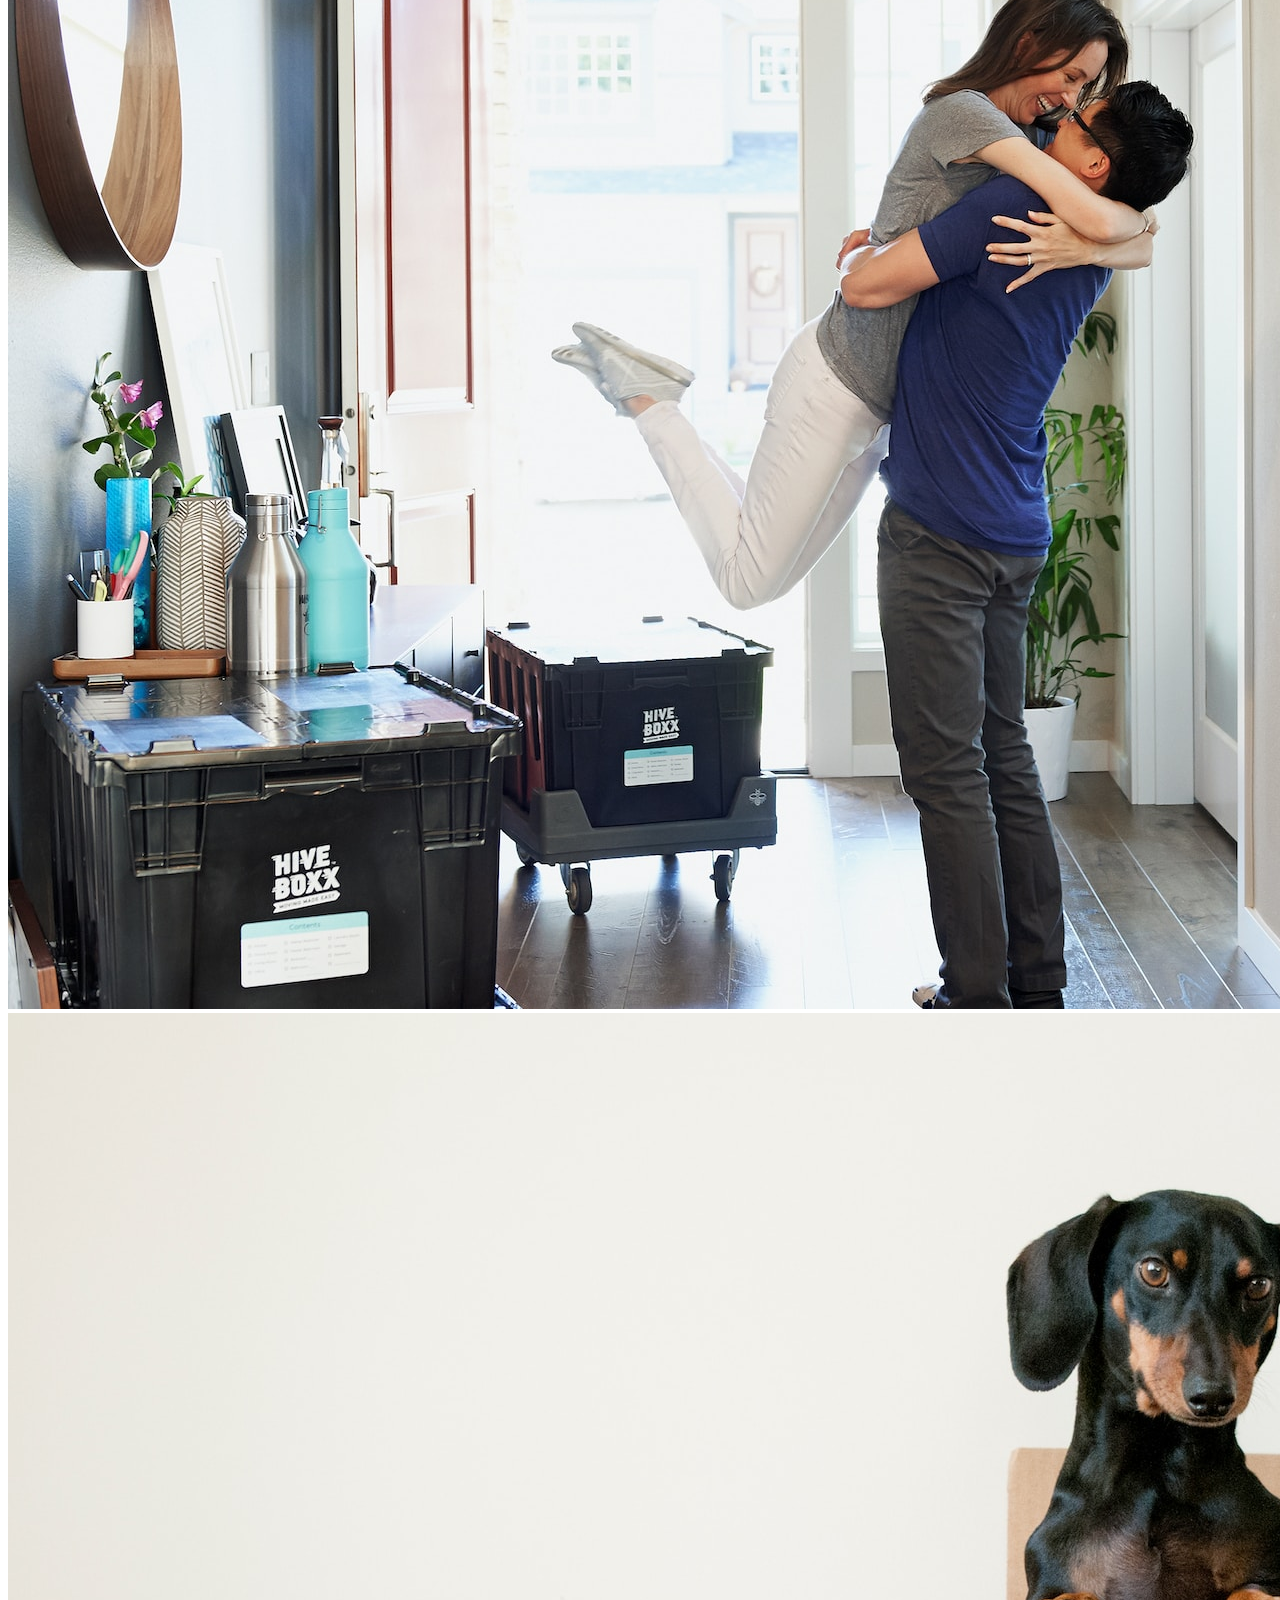
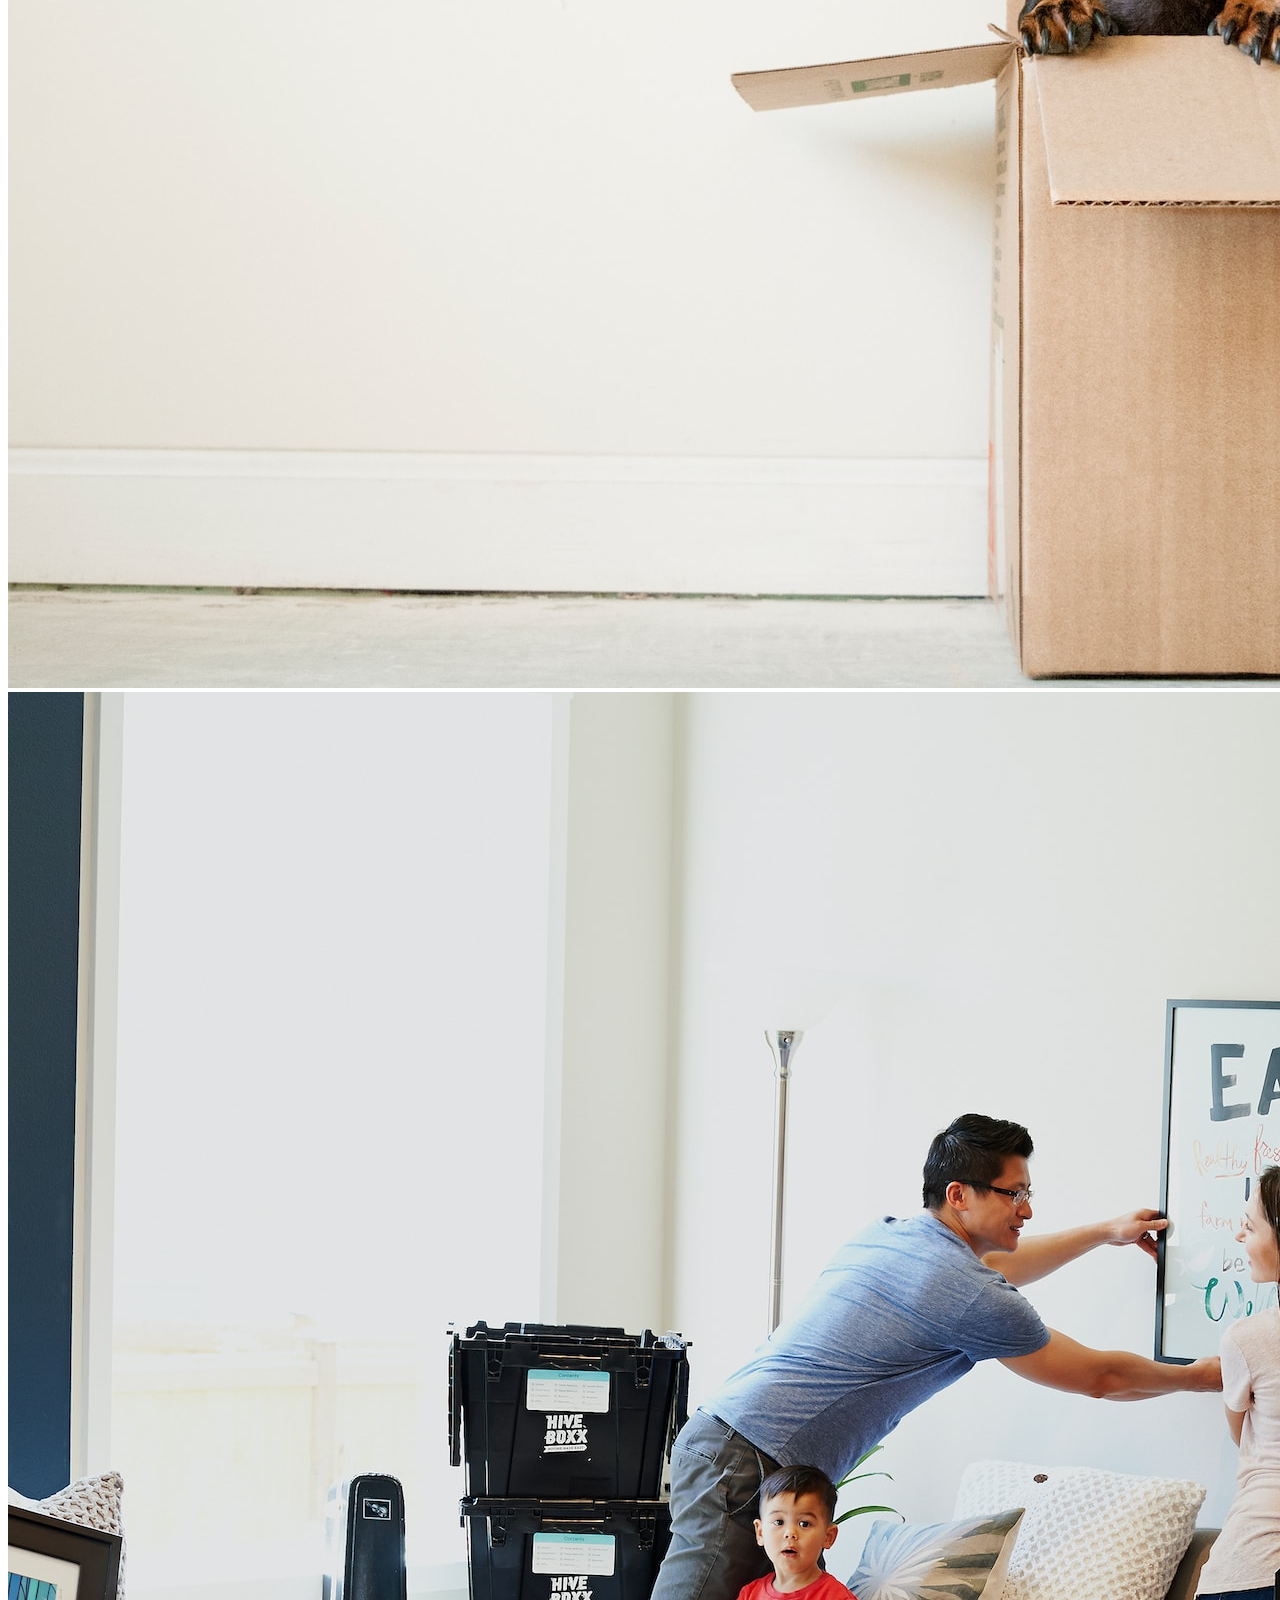
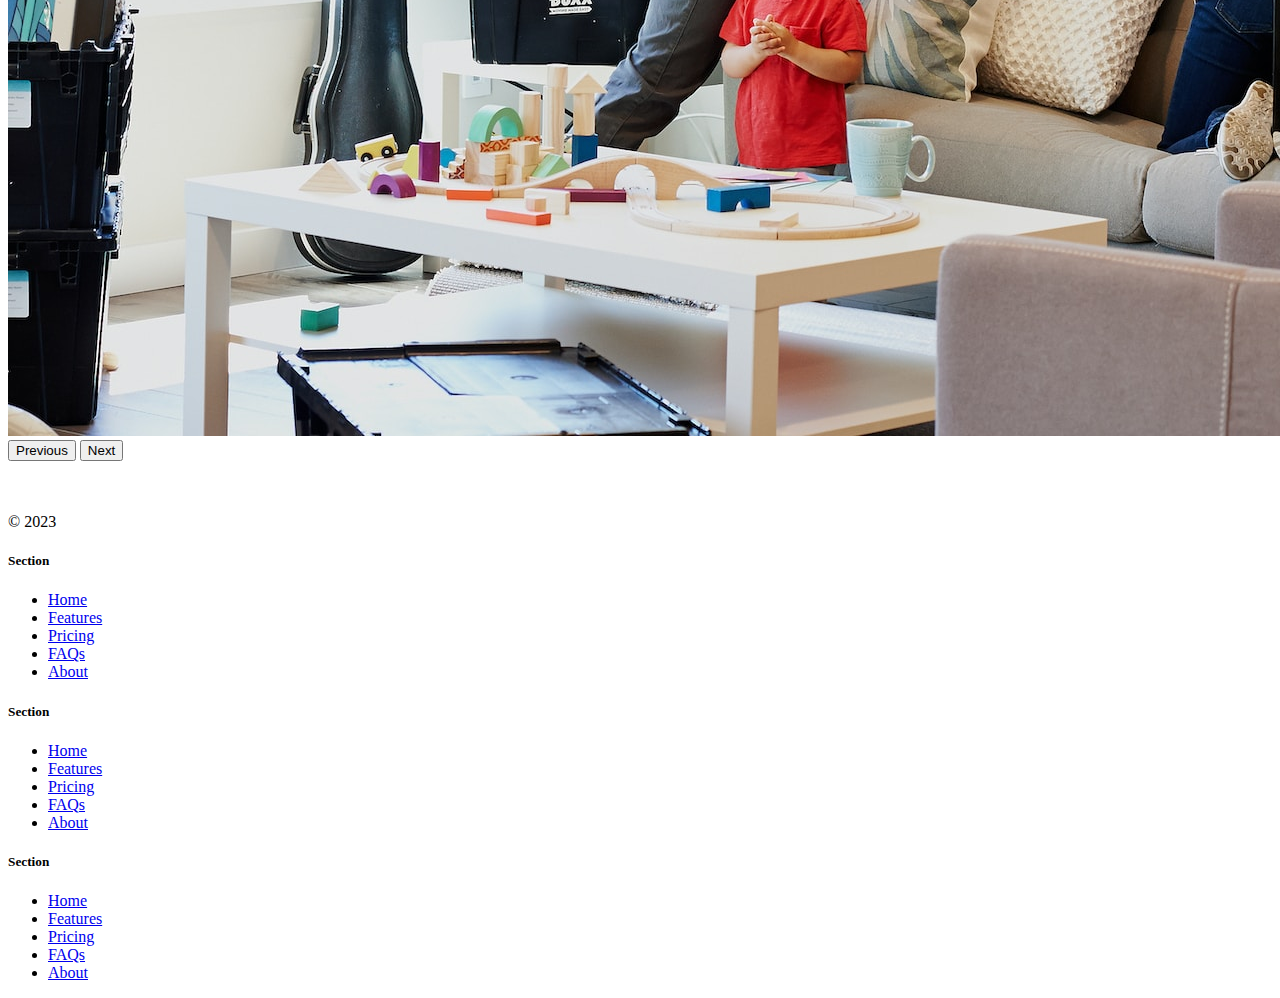
<file: 11.2 Bootstrap Components/solution.html>
<!DOCTYPE html>
<html lang="en">

<head>
  <meta charset="UTF-8">
  <meta name="viewport" content="width=device-width, initial-scale=1.0">
  <title>Bootstrap Components</title>
  <link href="https://cdn.jsdelivr.net/npm/bootstrap@5.3.0-alpha2/dist/css/bootstrap.min.css" rel="stylesheet"
    integrity="sha384-aFq/bzH65dt+w6FI2ooMVUpc+21e0SRygnTpmBvdBgSdnuTN7QbdgL+OapgHtvPp" crossorigin="anonymous">
  <style>
    .feature-icon {
      width: 4rem;
      height: 4rem;
      border-radius: 0.75rem;
    }
  </style>
</head>

<body>

  <nav class="navbar navbar-expand-lg bg-body-tertiary">
    <div class="container-fluid">
      <a class="navbar-brand" href="#"><img src="./box-seam.svg" alt="moveit brand icon" height="30"> Move It</a>
      <button class="navbar-toggler" type="button" data-bs-toggle="collapse" data-bs-target="#navbarSupportedContent"
        aria-controls="navbarSupportedContent" aria-expanded="false" aria-label="Toggle navigation">
        <span class="navbar-toggler-icon"></span>
      </button>
      <div class="collapse navbar-collapse" id="navbarSupportedContent">
        <ul class="navbar-nav me-auto mb-2 mb-lg-0">
          <li class="nav-item">
            <a class="nav-link active" aria-current="page" href="#">Home</a>
          </li>
          <li class="nav-item">
            <a class="nav-link" href="#">About</a>
          </li>
          <li class="nav-item dropdown">
            <a class="nav-link dropdown-toggle" href="#" role="button" data-bs-toggle="dropdown" aria-expanded="false">
              Services
            </a>
            <ul class="dropdown-menu">
              <li><a class="dropdown-item" href="#">Action</a></li>
              <li><a class="dropdown-item" href="#">Another action</a></li>
              <li>
                <hr class="dropdown-divider">
              </li>
              <li><a class="dropdown-item" href="#">Something else here</a></li>
            </ul>
          </li>
        </ul>
        <form class="d-flex" role="search">
          <input class="form-control me-2" type="search" placeholder="Postcode" aria-label="Search">
          <button class="btn btn-outline-success" type="submit">Check</button>
        </form>
      </div>
    </div>
  </nav>


  <div class="px-4 pt-5 my-5 text-center border-bottom">
    <h1 class="display-4 fw-bold text-body-emphasis">Move With Joy</h1>
    <div class="col-lg-6 mx-auto">
      <p class="lead mb-4">Welcome to our website, where we are on a mission to provide exceptional moving services to
        customers in the US. As a
        startup, we believe that moving doesn't have to be stressful or complicated, and we are passionate about making
        the
        process as seamless and enjoyable as possible.
      </p>
      <div class="d-grid gap-2 d-sm-flex justify-content-sm-center mb-5">
        <button type="button" class="btn btn-primary btn-lg px-4 me-sm-3">Get a Quote</button>
        <button type="button" class="btn btn-outline-secondary btn-lg px-4">Contact Us</button>
      </div>
    </div>
    <div class="overflow-hidden" style="max-height: 30vh;">
      <div class="container px-5">
        <img src="./moving-van.jpg" class="img-fluid border rounded-3 shadow-lg mb-4" alt="Example image" width="700"
          height="500" loading="lazy">
      </div>
    </div>
  </div>

  <div class="container px-4 py-5" id="featured-3">
    <h2 class="pb-2 border-bottom">Why Move With Us?</h2>
    <div class="row g-4 py-5 row-cols-1 row-cols-lg-3">
      <div class="feature col">
        <div
          class="feature-icon d-inline-flex align-items-center justify-content-center text-bg-primary bg-gradient fs-2 mb-3">
          <img src="./briefcase.svg" alt="briefcase" height="30">
        </div>
        <h3 class="fs-2">Professional</h3>
        <p>Our team of professional movers are trained to prioritize efficiency, organization, and attention to detail.
          We
          understand that your possessions are more than just objects - they are a reflection of your life, memories,
          and
          experiences. That's why we take extra care to ensure that everything is packed and transported with the utmost
          care and
          attention.</p>
        <a href="#" class="icon-link">
          Get a quote
          <img src="./chevron-right.svg" alt="chevron-right">
        </a>
      </div>
      <div class="feature col">
        <div
          class="feature-icon d-inline-flex align-items-center justify-content-center text-bg-primary bg-gradient fs-2 mb-3">
          <img src="./bus-front.svg" alt="bus-front" height="30">
        </div>
        <h3 class="fs-2">Countrywide</h3>
        <p>We offer a range of services to suit your individual needs, whether you're moving locally or across the
          country. Our
          team can handle everything from packing and loading to unloading and unpacking, so you can focus on settling
          into your
          new home. And with our transparent pricing and no hidden fees, you can trust that you're getting a fair and
          competitive
          rate for our services.</p>
        <a href="#" class="icon-link">
          Get a quote
          <img src="./chevron-right.svg" alt="chevron-right">
        </a>
      </div>
      <div class="feature col">
        <div
          class="feature-icon d-inline-flex align-items-center justify-content-center text-bg-primary bg-gradient fs-2 mb-3">
          <img src="./chat-square-heart.svg" alt="chat-square-heart" height="30">
        </div>
        <h3 class="fs-2">Personal Touch</h3>
        <p>At our core, we believe that moving should be an exciting and positive experience, not a stressful one. By
          providing
          exceptional moving services in the US, we hope to revolutionize the way people think about moving and provide
          a better,
          more personalized experience for our customers. Contact us today to learn more about how we can help you with
          your next
          move.</p>
        <a href="#" class="icon-link">
          Get a quote
          <img src="./chevron-right.svg" alt="chevron-right">
        </a>
      </div>
    </div>
  </div>
  <div class="container">
    <div id="carouselExampleIndicators" class="carousel slide">
      <div class="carousel-indicators">
        <button type="button" data-bs-target="#carouselExampleIndicators" data-bs-slide-to="0" class="active"
          aria-current="true" aria-label="Slide 1"></button>
        <button type="button" data-bs-target="#carouselExampleIndicators" data-bs-slide-to="1"
          aria-label="Slide 2"></button>
        <button type="button" data-bs-target="#carouselExampleIndicators" data-bs-slide-to="2"
          aria-label="Slide 3"></button>
      </div>
      <div class="carousel-inner">
        <div class="carousel-item active">
          <img src="./couple.jpg" class="d-block w-100" alt="couple">
        </div>
        <div class="carousel-item">
          <img src="./dog.jpg" class="d-block w-100" alt="dog">
        </div>
        <div class="carousel-item">
          <img src="./family.jpg" class="d-block w-100" alt="family">
        </div>
      </div>
      <button class="carousel-control-prev" type="button" data-bs-target="#carouselExampleIndicators"
        data-bs-slide="prev">
        <span class="carousel-control-prev-icon" aria-hidden="true"></span>
        <span class="visually-hidden">Previous</span>
      </button>
      <button class="carousel-control-next" type="button" data-bs-target="#carouselExampleIndicators"
        data-bs-slide="next">
        <span class="carousel-control-next-icon" aria-hidden="true"></span>
        <span class="visually-hidden">Next</span>
      </button>
    </div>
  </div>

  <div class="container">
    <footer class="row row-cols-1 row-cols-sm-2 row-cols-md-5 py-5 my-5 border-top">
      <div class="col mb-3">
        <a href="/" class="d-flex align-items-center mb-3 link-body-emphasis text-decoration-none">
          <svg class="bi me-2" width="40" height="32">
            <use xlink:href="#bootstrap"></use>
          </svg>
        </a>
        <p class="text-body-secondary">© 2023</p>
      </div>

      <div class="col mb-3">

      </div>

      <div class="col mb-3">
        <h5>Section</h5>
        <ul class="nav flex-column">
          <li class="nav-item mb-2"><a href="#" class="nav-link p-0 text-body-secondary">Home</a></li>
          <li class="nav-item mb-2"><a href="#" class="nav-link p-0 text-body-secondary">Features</a></li>
          <li class="nav-item mb-2"><a href="#" class="nav-link p-0 text-body-secondary">Pricing</a></li>
          <li class="nav-item mb-2"><a href="#" class="nav-link p-0 text-body-secondary">FAQs</a></li>
          <li class="nav-item mb-2"><a href="#" class="nav-link p-0 text-body-secondary">About</a></li>
        </ul>
      </div>

      <div class="col mb-3">
        <h5>Section</h5>
        <ul class="nav flex-column">
          <li class="nav-item mb-2"><a href="#" class="nav-link p-0 text-body-secondary">Home</a></li>
          <li class="nav-item mb-2"><a href="#" class="nav-link p-0 text-body-secondary">Features</a></li>
          <li class="nav-item mb-2"><a href="#" class="nav-link p-0 text-body-secondary">Pricing</a></li>
          <li class="nav-item mb-2"><a href="#" class="nav-link p-0 text-body-secondary">FAQs</a></li>
          <li class="nav-item mb-2"><a href="#" class="nav-link p-0 text-body-secondary">About</a></li>
        </ul>
      </div>

      <div class="col mb-3">
        <h5>Section</h5>
        <ul class="nav flex-column">
          <li class="nav-item mb-2"><a href="#" class="nav-link p-0 text-body-secondary">Home</a></li>
          <li class="nav-item mb-2"><a href="#" class="nav-link p-0 text-body-secondary">Features</a></li>
          <li class="nav-item mb-2"><a href="#" class="nav-link p-0 text-body-secondary">Pricing</a></li>
          <li class="nav-item mb-2"><a href="#" class="nav-link p-0 text-body-secondary">FAQs</a></li>
          <li class="nav-item mb-2"><a href="#" class="nav-link p-0 text-body-secondary">About</a></li>
        </ul>
      </div>
    </footer>
  </div>
  <script src="https://cdn.jsdelivr.net/npm/bootstrap@5.3.0-alpha3/dist/js/bootstrap.bundle.min.js"
    integrity="sha384-ENjdO4Dr2bkBIFxQpeoTz1HIcje39Wm4jDKdf19U8gI4ddQ3GYNS7NTKfAdVQSZe"
    crossorigin="anonymous"></script>
</body>

</html>
</file>
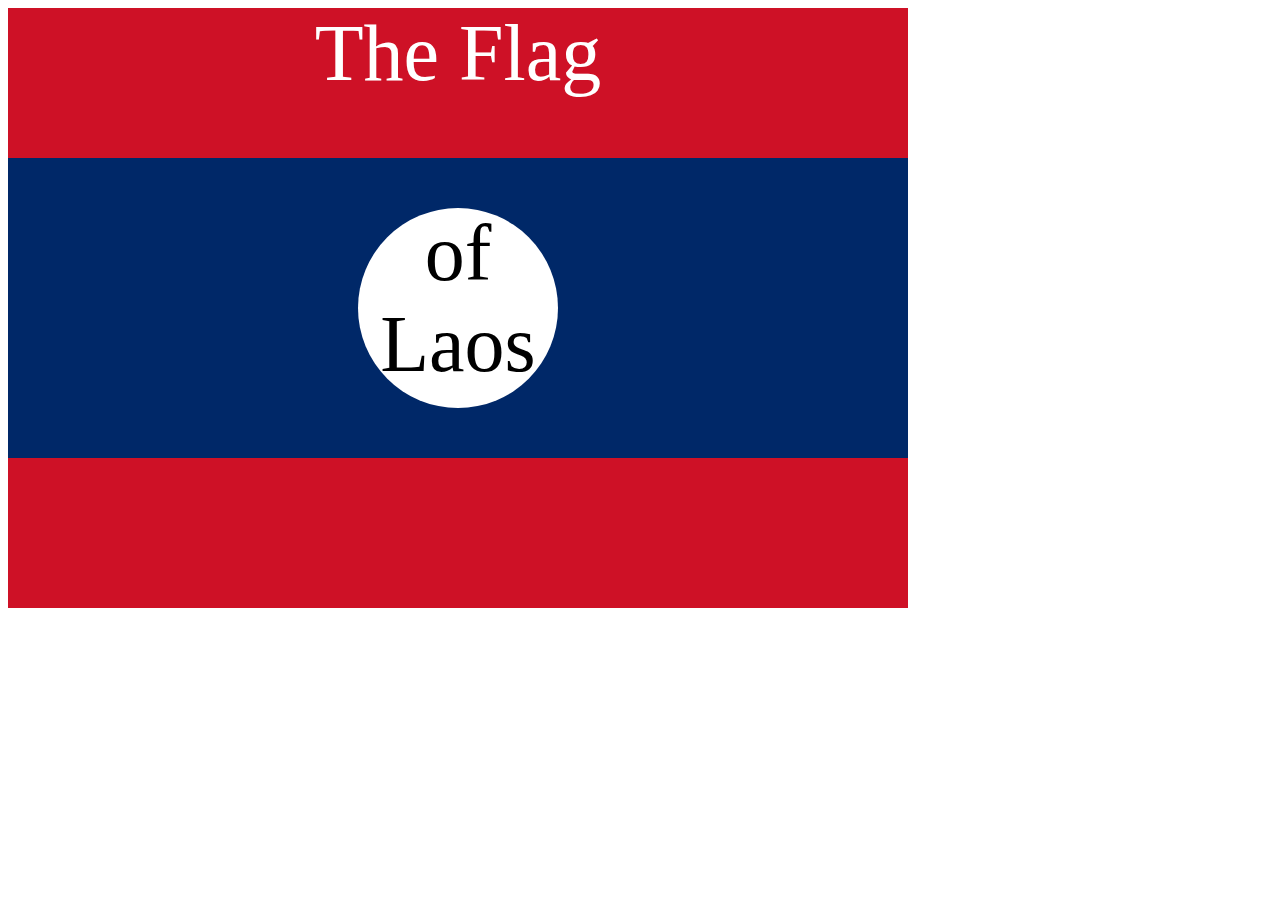
<file: 7.3 CSS Flag Project/solution.html>
<!DOCTYPE html>
<html lang="en">

<head>
  <meta charset="UTF-8">
  <title>CSS Flag Project</title>
  <style>
    .flag {
      width: 900px;
      height: 600px;
      position: relative;
      background-color: #CE1126;

    }

    .flag > div {
      background-color: #002868;
      height: 300px;
      width: 100%;
      position: absolute;
      top: 150px;
    }

    .flag > div > div {
      background-color: white;
      position: absolute;

      height: 200px;
      width: 200px;
      border-radius: 50%;
      top: 50px;
      left: 350px;
    }

    p {
      font-size: 5rem;
      color: white;
      text-align: center;
      padding: 0;
      margin: 0;
    }

    .flag>div div p {
      color: black;
    }
  </style>
</head>

<body>
  <div class="flag">
    <p>The Flag</p>
    <div>
      <div>
        <p>of Laos</p>
      </div>
    </div>
  </div>
</body>

</html>
</file>
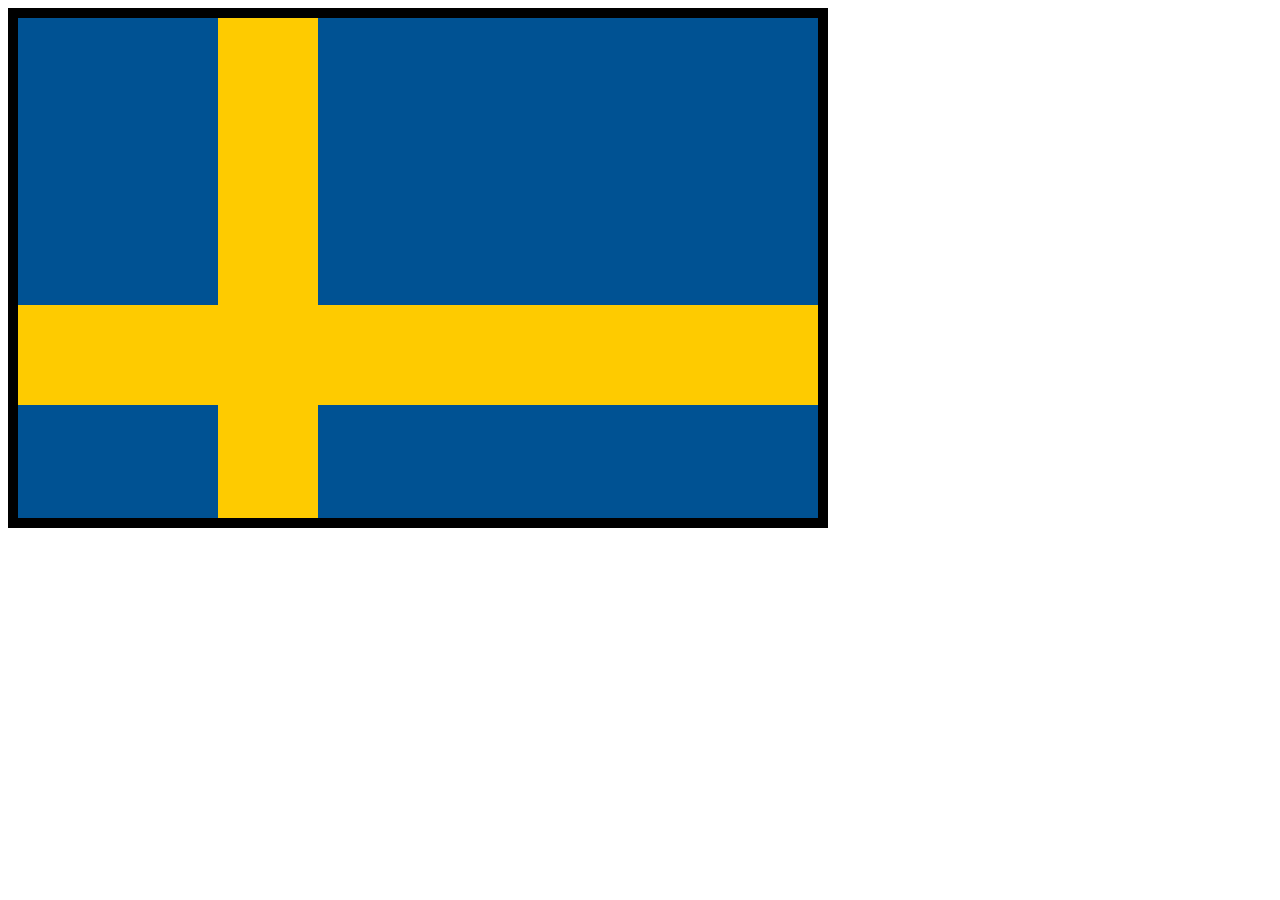
<file: 7.3 CSS Flag Project/sweden.html>
<!DOCTYPE html>
<html lang="en">
<head>
    <meta charset="UTF-8">
    <meta http-equiv="X-UA-Compatible" content="IE=edge">
    <meta name="viewport" content="width=device-width, initial-scale=1.0">
    <title>Document</title>
    <style>
        #bg{
            width: 800px;
            height: 500px;
            background-color: #005293;
            border:black solid 10px;
         }
         #SL{
            width: 800px;
            height: 100px;
            background-color: #fecb00;
            bottom: 55%;
            left: 18px;
            position: absolute;
            
         }
         #FL{
            width: 100px;
            height: 500px;;
            background-color: #fecb00;
            left: 25%;
            position: relative;
            
         }
         
    </style>
</head>
<body>
    <div id="bg">
      <div id="FL">
      </div>
    </div>
    <div id="SL">

    </div>
</body>
</html>
</file>
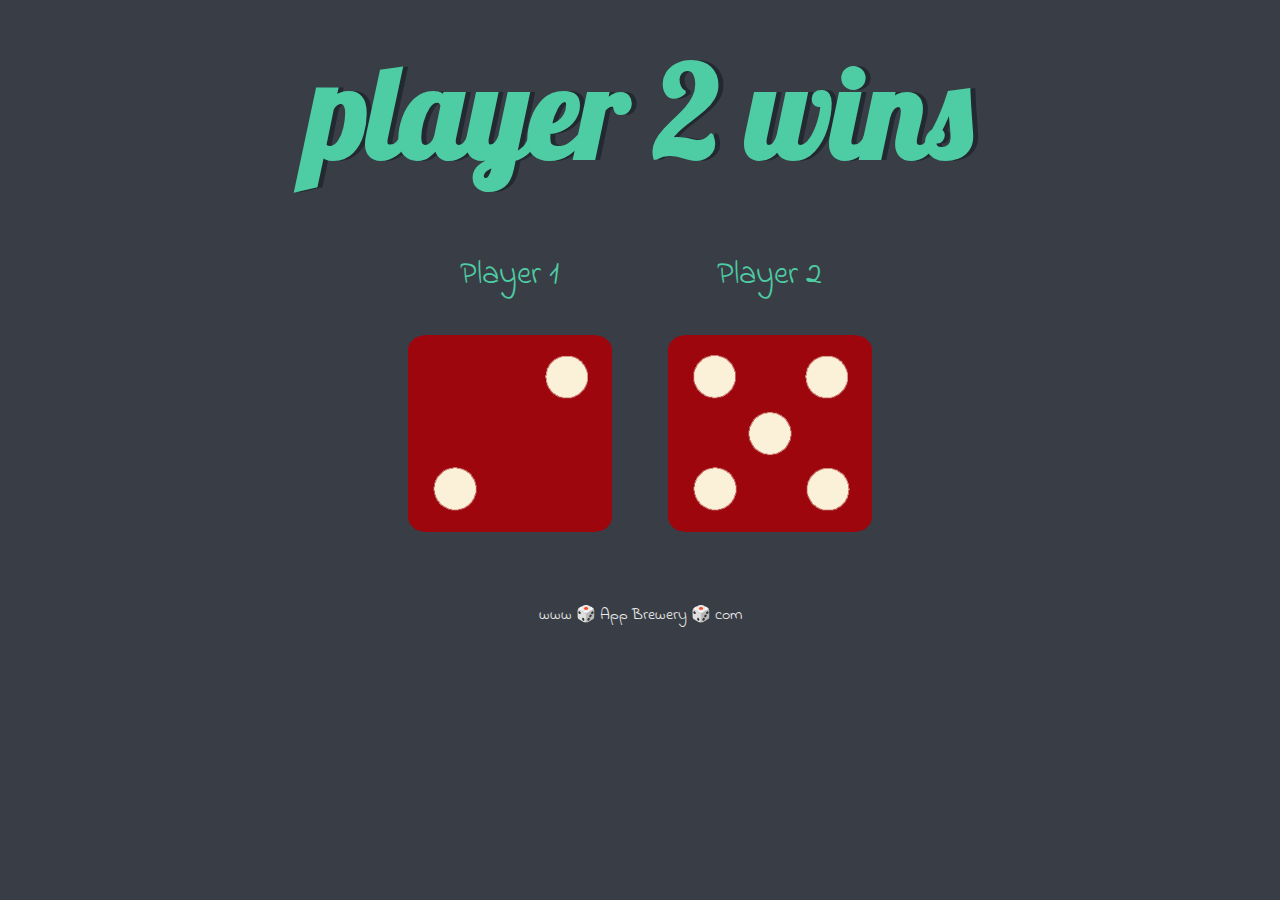
<file: Dicee Challenge - Starting Files/dicee.html>
<!DOCTYPE html>
<html lang="en" dir="ltr">
  <head>
    <meta charset="utf-8">
    <title>Dicee</title>
    <link rel="stylesheet" href="styles.css">
    <link href="https://fonts.googleapis.com/css?family=Indie+Flower|Lobster" rel="stylesheet">
   
  </head>
  <body>

    <div class="container">
      <h1>Refresh Me</h1>

      <div class="dice">
        <p>Player 1</p>
        <img class="img1" src="./images/dice6.png">
      </div>

      <div class="dice">
        <p>Player 2</p>
        <img class="img2" src="./images/dice6.png">
      </div>

    </div>


  </body>
 <script src="index.js" charset=""></script>

  <footer>
    www 🎲 App Brewery 🎲 com
  </footer>
</html>
</file>
<file: style.css>
.gradient-background{
    background: linear-gradient(300deg, #2B2A4C, #B31312, #EA906C,#EEE2DE);
    background-size: 180% 180%;
    animation: gradient-animation 18s ease infinite;
  }
  
  @keyframes gradient-animation {
    0% {
      background-position: 0% 50%;
    }
    50% {
      background-position: 100% 50%;
    }
    100% {
      background-position: 0% 50%;
    }
  }


.profile-img {
    height:100px;
    border-radius: 50%;
  }
  .fonts{
font-family: 'Dancing Script';
  }

  .pfonts{
font-family: 'Lato', sans-serif;
  }

  .icon-square {
    width: 3rem;
    height: 3rem;
    border-radius: 0.75rem;
  }

  .row {
    display: flex;
  }
  .column {
    flex: 10%;
    padding: 2px;
    height: 400px;
  }

.ids {
    display: grid;
    grid-template-rows: 100px 200px;
    grid-template-columns: 400px 800px;
}


.van{
    width: 500px;;  
     
    object-fit:cover;  
    object-position: right;
}
</file>
<file: Simon Game Challenge Starting Files/styles.css>
body {
  text-align: center;
  background-color: #011F3F;
}

#level-title {
  font-family: 'Press Start 2P', cursive;
  font-size: 3rem;
  margin:  5%;
  color: #FEF2BF;
}

.container {
  display: block;
  width: 50%;
  margin: auto;

}

.btn {
  margin: 25px;
  display: inline-block;
  height: 200px;
  width: 200px;
  border: 10px solid black;
  border-radius: 20%;
}

.game-over {
  background-color: red;
  opacity: 0.8;
}

.red {
  background-color: red;
}

.green {
  background-color: green;
}

.blue {
  background-color: blue;
}

.yellow {
  background-color: yellow;
}

.pressed {
  box-shadow: 0 0 20px white;
  background-color: grey;
}
</file>
<file: Dicee Challenge - Starting Files/styles.css>
.container {
  width: 70%;
  margin: auto;
  text-align: center;
}

.dice {
  text-align: center;
  display: inline-block;

}

body {
  background-color: #393E46;
}

h1 {
  margin: 30px;
  font-family: 'Lobster', cursive;
  text-shadow: 5px 0 #232931;
  font-size: 8rem;
  color: #4ECCA3;
}

p {
  font-size: 2rem;
  color: #4ECCA3;
  font-family: 'Indie Flower', cursive;
}

img {
  width: 80%;
}

footer {
  margin-top: 5%;
  color: #EEEEEE;
  text-align: center;
  font-family: 'Indie Flower', cursive;

}

.img1{
  src: randomDicePic;
}
</file>
